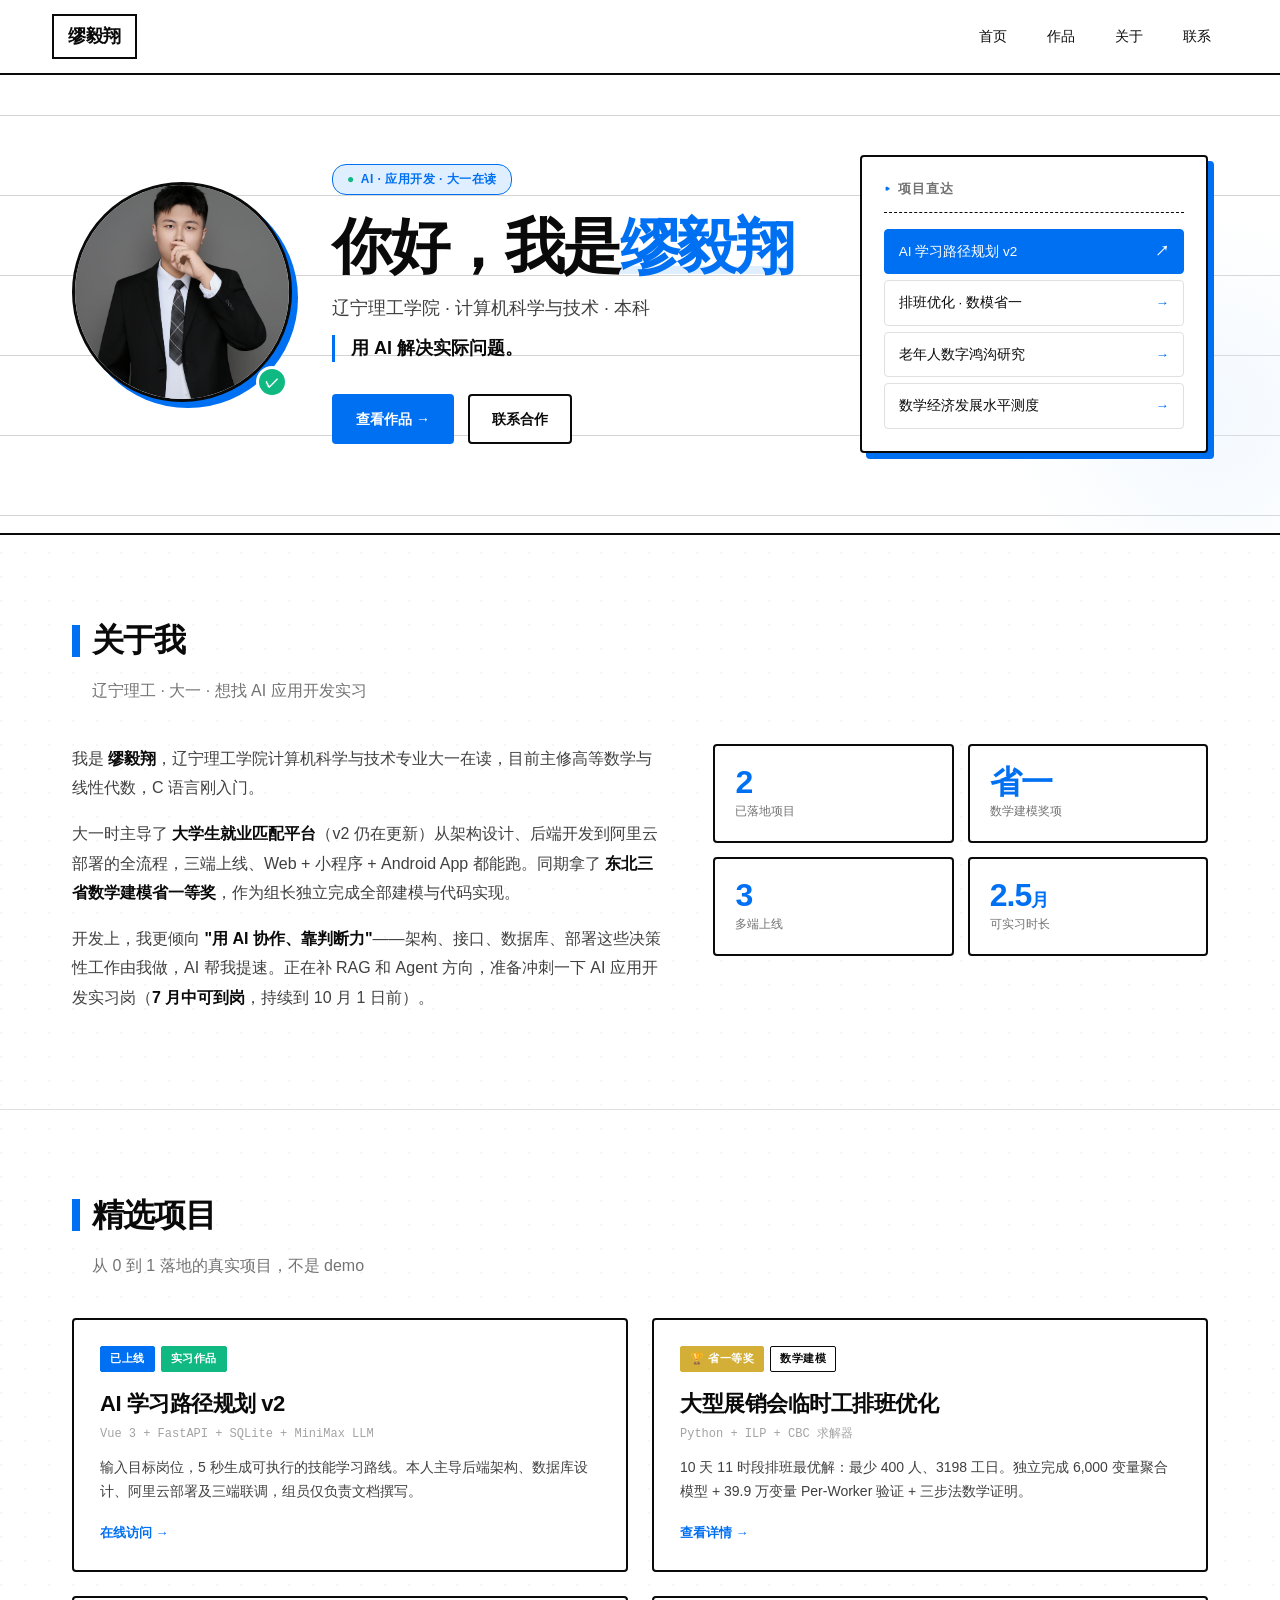
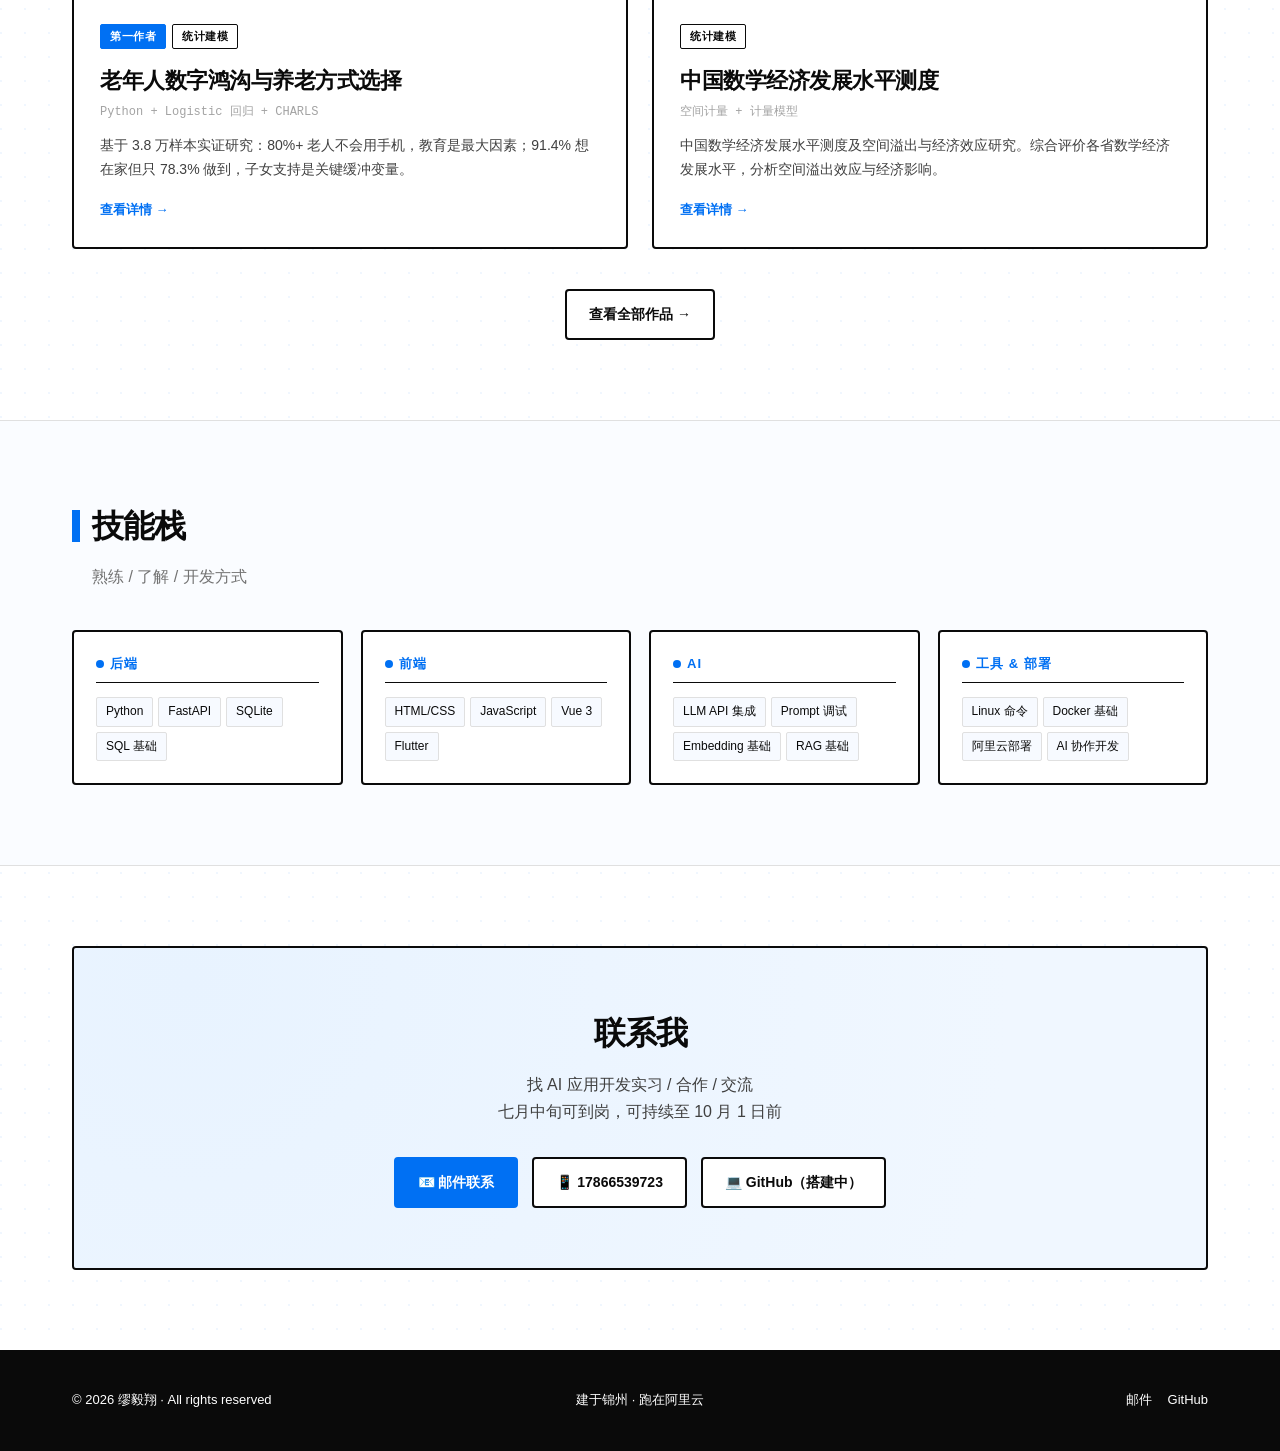
<file: index.html>
<!DOCTYPE html>
<html lang="zh-CN">
<head>
<meta charset="UTF-8">
<meta name="viewport" content="width=device-width, initial-scale=1.0">
<title>缪毅翔 | 个人作品集</title>
<meta name="description" content="缪毅翔 · 辽宁理工大一 · AI 应用开发 · 用 AI 解决实际问题">
<link rel="stylesheet" href="assets/style.css">
</head>
<body>

<nav class="navbar">
  <div class="nav-container">
    <a href="./" class="nav-logo">缪毅翔</a>
    <ul class="nav-links">
      <li><a href="./">首页</a></li>
      <li><a href="projects/">作品</a></li>
      <li><a href="about/">关于</a></li>
      <li><a href="#contact">联系</a></li>
    </ul>
  </div>
</nav>

<header class="hero">
  <div class="container">
    <div class="hero-inner">
      <div class="avatar-wrap">
        <img src="assets/avatar.jpg" alt="缪毅翔" class="avatar">
        <span class="avatar-badge" title="可到岗">✓</span>
      </div>

      <div class="hero-left">
        <span class="hero-tag">AI · 应用开发 · 大一在读</span>
        <h1 class="hero-name">你好，我是<span>缪毅翔</span></h1>
        <p class="hero-title">辽宁理工学院 · 计算机科学与技术 · 本科</p>
        <p class="hero-tagline">用 AI 解决实际问题。</p>
        <div class="hero-cta">
          <a href="projects/" class="btn btn-primary">查看作品 →</a>
          <a href="#contact" class="btn">联系合作</a>
        </div>
      </div>

      <aside class="hero-sidebar">
        <h3 class="sidebar-title">项目直达</h3>
        <ul class="sidebar-list">
          <li class="sidebar-item featured">
            <a href="http://ayiren.cn/aipath/" target="_blank" rel="noopener">
              <span>AI 学习路径规划 v2</span>
              <span class="arrow">↗</span>
            </a>
          </li>
          <li class="sidebar-item">
            <a href="projects/math/">
              <span>排班优化 · 数模省一</span>
              <span class="arrow">→</span>
            </a>
          </li>
          <li class="sidebar-item">
            <a href="projects/elderly/">
              <span>老年人数字鸿沟研究</span>
              <span class="arrow">→</span>
            </a>
          </li>
          <li class="sidebar-item">
            <a href="projects/economy/">
              <span>数学经济发展水平测度</span>
              <span class="arrow">→</span>
            </a>
          </li>
        </ul>
      </aside>
    </div>
  </div>
</header>

<section class="section" id="about">
  <div class="container">
    <h2 class="section-title">关于我</h2>
    <p class="section-subtitle">辽宁理工 · 大一 · 想找 AI 应用开发实习</p>

    <div class="about-grid">
      <div class="about-text">
        <p>我是 <strong>缪毅翔</strong>，辽宁理工学院计算机科学与技术专业大一在读，目前主修高等数学与线性代数，C 语言刚入门。</p>
        <p>大一时主导了 <strong>大学生就业匹配平台</strong>（v2 仍在更新）从架构设计、后端开发到阿里云部署的全流程，三端上线、Web + 小程序 + Android App 都能跑。同期拿了 <strong>东北三省数学建模省一等奖</strong>，作为组长独立完成全部建模与代码实现。</p>
        <p>开发上，我更倾向 <strong>"用 AI 协作、靠判断力"</strong>——架构、接口、数据库、部署这些决策性工作由我做，AI 帮我提速。正在补 RAG 和 Agent 方向，准备冲刺一下 AI 应用开发实习岗（<strong>7 月中可到岗</strong>，持续到 10 月 1 日前）。</p>
      </div>

      <div class="about-stats">
        <div class="stat-card">
          <div class="stat-num">2</div>
          <div class="stat-label">已落地项目</div>
        </div>
        <div class="stat-card">
          <div class="stat-num">省一</div>
          <div class="stat-label">数学建模奖项</div>
        </div>
        <div class="stat-card">
          <div class="stat-num">3</div>
          <div class="stat-label">多端上线</div>
        </div>
        <div class="stat-card">
          <div class="stat-num">2.5<span style="font-size:18px">月</span></div>
          <div class="stat-label">可实习时长</div>
        </div>
      </div>
    </div>
  </div>
</section>

<section class="section">
  <div class="container">
    <h2 class="section-title">精选项目</h2>
    <p class="section-subtitle">从 0 到 1 落地的真实项目，不是 demo</p>

    <div class="projects-grid">

      <a href="http://ayiren.cn/aipath/" target="_blank" rel="noopener" class="project-card">
        <div class="project-tags">
          <span class="project-tag tag-blue">已上线</span>
          <span class="project-tag tag-green">实习作品</span>
        </div>
        <h3 class="project-title">AI 学习路径规划 v2</h3>
        <p class="project-stack">Vue 3 + FastAPI + SQLite + MiniMax LLM</p>
        <p class="project-desc">输入目标岗位，5 秒生成可执行的技能学习路线。本人主导后端架构、数据库设计、阿里云部署及三端联调，组员仅负责文档撰写。</p>
        <span class="project-link">在线访问 →</span>
      </a>

      <a href="projects/math/" class="project-card">
        <div class="project-tags">
          <span class="project-tag tag-gold">🏆 省一等奖</span>
          <span class="project-tag">数学建模</span>
        </div>
        <h3 class="project-title">大型展销会临时工排班优化</h3>
        <p class="project-stack">Python + ILP + CBC 求解器</p>
        <p class="project-desc">10 天 11 时段排班最优解：最少 400 人、3198 工日。独立完成 6,000 变量聚合模型 + 39.9 万变量 Per-Worker 验证 + 三步法数学证明。</p>
        <span class="project-link">查看详情 →</span>
      </a>

      <a href="projects/elderly/" class="project-card">
        <div class="project-tags">
          <span class="project-tag tag-blue">第一作者</span>
          <span class="project-tag">统计建模</span>
        </div>
        <h3 class="project-title">老年人数字鸿沟与养老方式选择</h3>
        <p class="project-stack">Python + Logistic 回归 + CHARLS</p>
        <p class="project-desc">基于 3.8 万样本实证研究：80%+ 老人不会用手机，教育是最大因素；91.4% 想在家但只 78.3% 做到，子女支持是关键缓冲变量。</p>
        <span class="project-link">查看详情 →</span>
      </a>

      <a href="projects/economy/" class="project-card">
        <div class="project-tags">
          <span class="project-tag">统计建模</span>
        </div>
        <h3 class="project-title">中国数学经济发展水平测度</h3>
        <p class="project-stack">空间计量 + 计量模型</p>
        <p class="project-desc">中国数学经济发展水平测度及空间溢出与经济效应研究。综合评价各省数学经济发展水平，分析空间溢出效应与经济影响。</p>
        <span class="project-link">查看详情 →</span>
      </a>

    </div>

    <div class="center-btn">
      <a href="projects/" class="btn">查看全部作品 →</a>
    </div>
  </div>
</section>

<section class="section" style="background: var(--bg-section);">
  <div class="container">
    <h2 class="section-title">技能栈</h2>
    <p class="section-subtitle">熟练 / 了解 / 开发方式</p>

    <div class="skills-grid">
      <div class="skill-group">
        <h3>后端</h3>
        <ul class="skill-list">
          <li>Python</li>
          <li>FastAPI</li>
          <li>SQLite</li>
          <li>SQL 基础</li>
        </ul>
      </div>
      <div class="skill-group">
        <h3>前端</h3>
        <ul class="skill-list">
          <li>HTML/CSS</li>
          <li>JavaScript</li>
          <li>Vue 3</li>
          <li>Flutter</li>
        </ul>
      </div>
      <div class="skill-group">
        <h3>AI</h3>
        <ul class="skill-list">
          <li>LLM API 集成</li>
          <li>Prompt 调试</li>
          <li>Embedding 基础</li>
          <li>RAG 基础</li>
        </ul>
      </div>
      <div class="skill-group">
        <h3>工具 &amp; 部署</h3>
        <ul class="skill-list">
          <li>Linux 命令</li>
          <li>Docker 基础</li>
          <li>阿里云部署</li>
          <li>AI 协作开发</li>
        </ul>
      </div>
    </div>
  </div>
</section>

<section class="container" id="contact">
  <div class="contact-section">
    <h2 class="section-title">联系我</h2>
    <p class="contact-subtitle">找 AI 应用开发实习 / 合作 / 交流<br>七月中旬可到岗，可持续至 10 月 1 日前</p>
    <div class="contact-buttons">
      <a href="mailto:3446482129@qq.com" class="btn btn-primary">📧 邮件联系</a>
      <a href="tel:17866539723" class="btn">📱 17866539723</a>
      <a href="#" class="btn" onclick="alert('GitHub 还在搭建中～')">💻 GitHub（搭建中）</a>
    </div>
  </div>
</section>

<footer class="footer">
  <div class="container">
    <div class="footer-inner">
      <div>© 2026 缪毅翔 · All rights reserved</div>
      <div>建于锦州 · 跑在阿里云</div>
      <div>
        <a href="mailto:3446482129@qq.com" style="margin-right:12px;">邮件</a>
        <a href="#">GitHub</a>
      </div>
    </div>
  </div>
</footer>

<script>
const observer = new IntersectionObserver((entries) => {
  entries.forEach(e => {
    if (e.isIntersecting) { e.target.classList.add('visible'); observer.unobserve(e.target); }
  });
}, { threshold: 0.1 });
document.querySelectorAll('.section-title, .about-text, .about-stats, .project-card, .skill-group, .contact-section, .stat-card')
  .forEach(el => el.classList.add('fade-on-scroll'));
document.querySelectorAll('.fade-on-scroll').forEach(el => observer.observe(el));
</script>

</body>
</html>
</file>
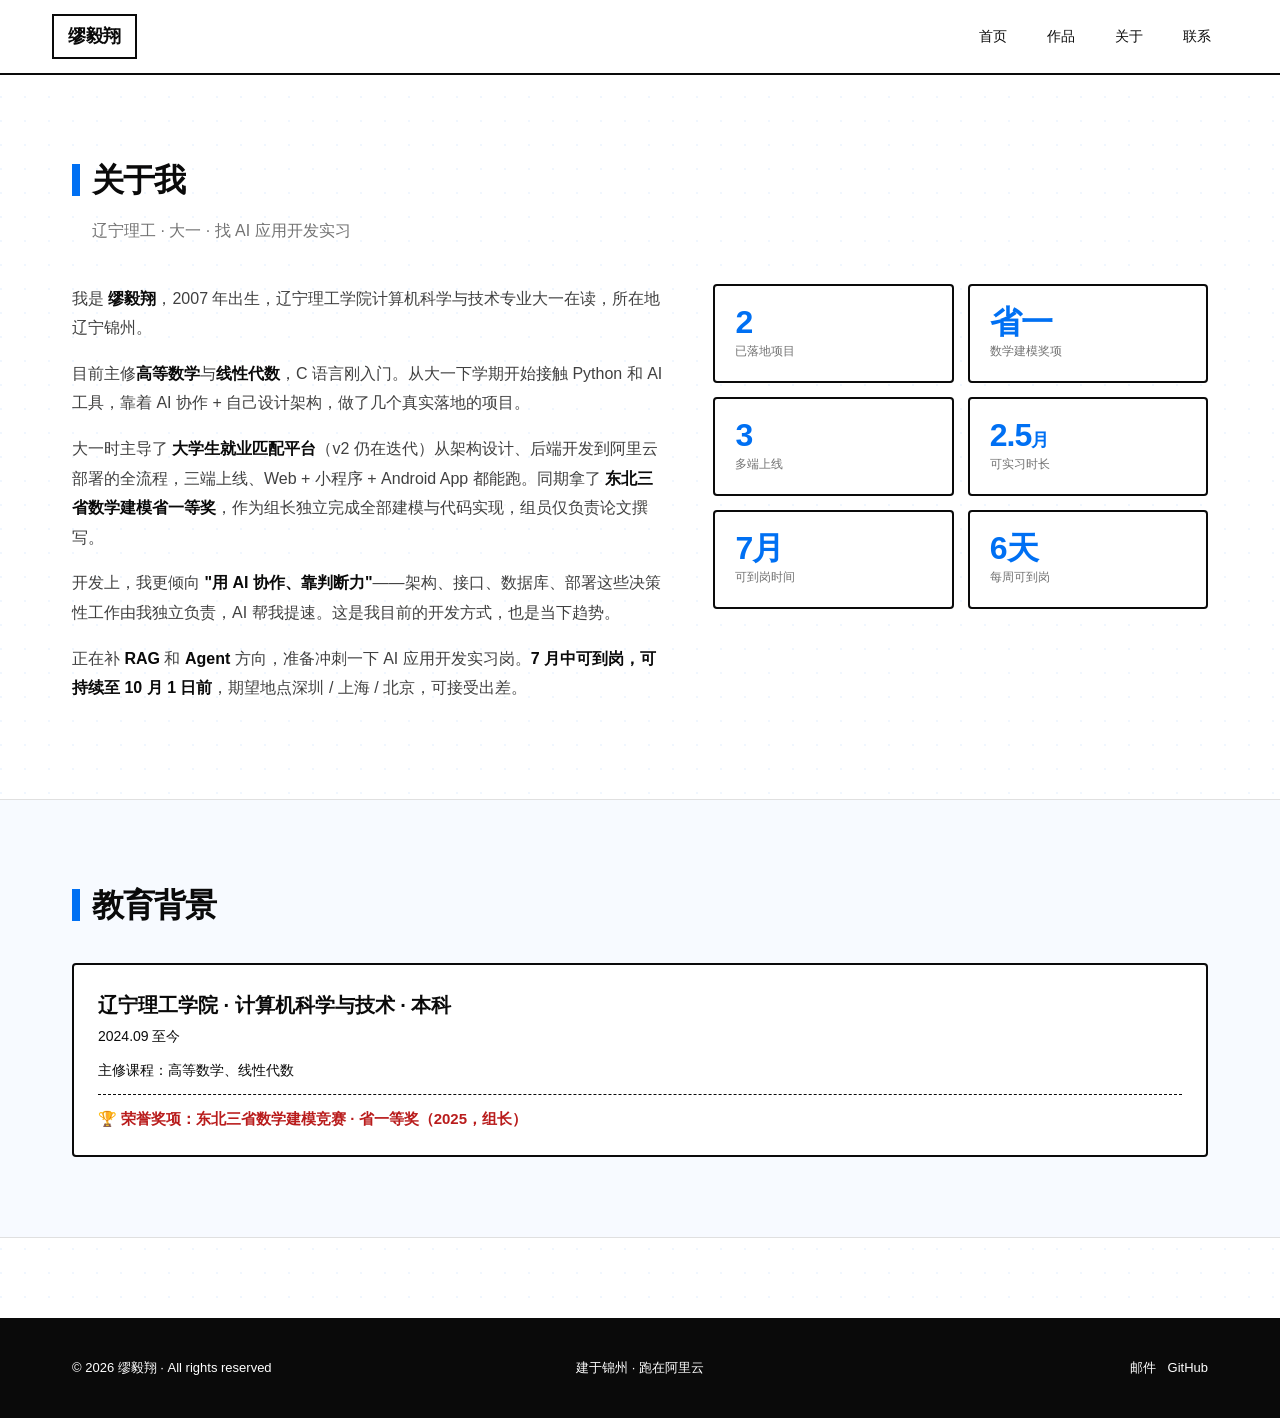
<file: about/index.html>
<!DOCTYPE html>
<html lang="zh-CN">
<head>
<meta charset="UTF-8">
<meta name="viewport" content="width=device-width, initial-scale=1.0">
<title>关于我 | 缪毅翔</title>
<link rel="stylesheet" href="../assets/style.css">
</head>
<body>

<nav class="navbar">
  <div class="nav-container">
    <a href="../" class="nav-logo">缪毅翔</a>
    <ul class="nav-links">
      <li><a href="../">首页</a></li>
      <li><a href="../projects/">作品</a></li>
      <li><a href="./">关于</a></li>
      <li><a href="../#contact">联系</a></li>
    </ul>
  </div>
</nav>

<section class="section">
  <div class="container">
    <h2 class="section-title">关于我</h2>
    <p class="section-subtitle">辽宁理工 · 大一 · 找 AI 应用开发实习</p>

    <div class="about-grid">
      <div class="about-text">
        <p>我是 <strong>缪毅翔</strong>，2007 年出生，辽宁理工学院计算机科学与技术专业大一在读，所在地辽宁锦州。</p>
        <p>目前主修<strong>高等数学</strong>与<strong>线性代数</strong>，C 语言刚入门。从大一下学期开始接触 Python 和 AI 工具，靠着 AI 协作 + 自己设计架构，做了几个真实落地的项目。</p>
        <p>大一时主导了 <strong>大学生就业匹配平台</strong>（v2 仍在迭代）从架构设计、后端开发到阿里云部署的全流程，三端上线、Web + 小程序 + Android App 都能跑。同期拿了 <strong>东北三省数学建模省一等奖</strong>，作为组长独立完成全部建模与代码实现，组员仅负责论文撰写。</p>
        <p>开发上，我更倾向 <strong>"用 AI 协作、靠判断力"</strong>——架构、接口、数据库、部署这些决策性工作由我独立负责，AI 帮我提速。这是我目前的开发方式，也是当下趋势。</p>
        <p>正在补 <strong>RAG</strong> 和 <strong>Agent</strong> 方向，准备冲刺一下 AI 应用开发实习岗。<strong>7 月中可到岗，可持续至 10 月 1 日前</strong>，期望地点深圳 / 上海 / 北京，可接受出差。</p>
      </div>

      <div class="about-stats">
        <div class="stat-card">
          <div class="stat-num">2</div>
          <div class="stat-label">已落地项目</div>
        </div>
        <div class="stat-card">
          <div class="stat-num">省一</div>
          <div class="stat-label">数学建模奖项</div>
        </div>
        <div class="stat-card">
          <div class="stat-num">3</div>
          <div class="stat-label">多端上线</div>
        </div>
        <div class="stat-card">
          <div class="stat-num">2.5<span style="font-size:18px">月</span></div>
          <div class="stat-label">可实习时长</div>
        </div>
        <div class="stat-card">
          <div class="stat-num">7月</div>
          <div class="stat-label">可到岗时间</div>
        </div>
        <div class="stat-card">
          <div class="stat-num">6天</div>
          <div class="stat-label">每周可到岗</div>
        </div>
      </div>
    </div>
  </div>
</section>

<section class="section" style="background: var(--bg-soft);">
  <div class="container">
    <h2 class="section-title">教育背景</h2>
    <div style="margin-top:20px;">
      <div style="padding: 24px; border: 2px solid var(--border); border-radius: 4px; background: var(--bg);">
        <h3 style="font-size: 20px; font-weight: 700; margin-bottom: 4px;">辽宁理工学院 · 计算机科学与技术 · 本科</h3>
        <p style="color: var(--text-secondary); font-size: 14px; margin-bottom: 12px;">2024.09 至今</p>
        <p style="font-size: 14px; color: var(--text-secondary);">主修课程：高等数学、线性代数</p>
        <p style="margin-top: 12px; padding-top: 12px; border-top: 1.5px dashed var(--border); color: #b91c1c; font-weight: 600;">
          🏆 荣誉奖项：东北三省数学建模竞赛 · 省一等奖（2025，组长）
        </p>
      </div>
    </div>
  </div>
</section>

<footer class="footer">
  <div class="container">
    <div class="footer-inner">
      <div>© 2026 缪毅翔 · All rights reserved</div>
      <div>建于锦州 · 跑在阿里云</div>
      <div><a href="mailto:3446482129@qq.com" style="margin-right:12px;">邮件</a><a href="#">GitHub</a></div>
    </div>
  </div>
</footer>

<script>
const observer = new IntersectionObserver((entries) => {
  entries.forEach(e => {
    if (e.isIntersecting) { e.target.classList.add('visible'); observer.unobserve(e.target); }
  });
}, { threshold: 0.1 });
document.querySelectorAll('.section-title, .about-text, .about-stats, .stat-card, h3, p').forEach(el => el.classList.add('fade-on-scroll'));
document.querySelectorAll('.fade-on-scroll').forEach(el => observer.observe(el));
</script>

</body>
</html>
</file>
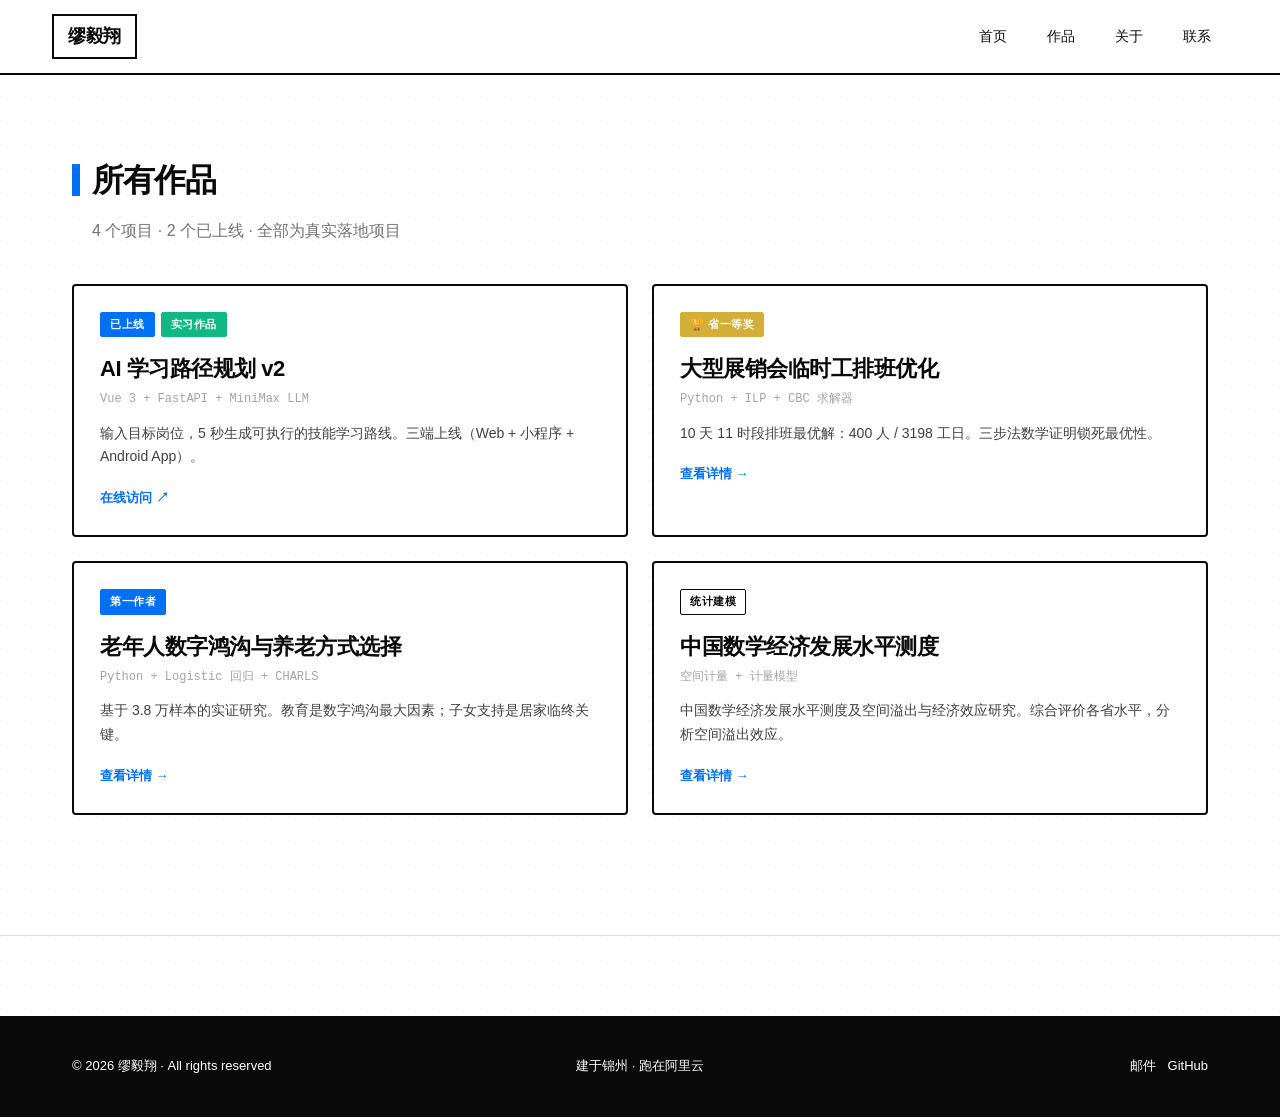
<file: projects/index.html>
<!DOCTYPE html>
<html lang="zh-CN">
<head>
<meta charset="UTF-8">
<meta name="viewport" content="width=device-width, initial-scale=1.0">
<title>作品集 | 缪毅翔</title>
<link rel="stylesheet" href="../assets/style.css">
</head>
<body>

<nav class="navbar">
  <div class="nav-container">
    <a href="../" class="nav-logo">缪毅翔</a>
    <ul class="nav-links">
      <li><a href="../">首页</a></li>
      <li><a href="./">作品</a></li>
      <li><a href="../about/">关于</a></li>
      <li><a href="../#contact">联系</a></li>
    </ul>
  </div>
</nav>

<section class="section">
  <div class="container">
    <h2 class="section-title">所有作品</h2>
    <p class="section-subtitle">4 个项目 · 2 个已上线 · 全部为真实落地项目</p>

    <div class="projects-grid">
      <a href="http://ayiren.cn/aipath/" target="_blank" rel="noopener" class="project-card">
        <div class="project-tags">
          <span class="project-tag tag-blue">已上线</span>
          <span class="project-tag tag-green">实习作品</span>
        </div>
        <h3 class="project-title">AI 学习路径规划 v2</h3>
        <p class="project-stack">Vue 3 + FastAPI + MiniMax LLM</p>
        <p class="project-desc">输入目标岗位，5 秒生成可执行的技能学习路线。三端上线（Web + 小程序 + Android App）。</p>
        <span class="project-link">在线访问 ↗</span>
      </a>

      <a href="math/" class="project-card">
        <div class="project-tags">
          <span class="project-tag tag-gold">🏆 省一等奖</span>
        </div>
        <h3 class="project-title">大型展销会临时工排班优化</h3>
        <p class="project-stack">Python + ILP + CBC 求解器</p>
        <p class="project-desc">10 天 11 时段排班最优解：400 人 / 3198 工日。三步法数学证明锁死最优性。</p>
        <span class="project-link">查看详情 →</span>
      </a>

      <a href="elderly/" class="project-card">
        <div class="project-tags">
          <span class="project-tag tag-blue">第一作者</span>
        </div>
        <h3 class="project-title">老年人数字鸿沟与养老方式选择</h3>
        <p class="project-stack">Python + Logistic 回归 + CHARLS</p>
        <p class="project-desc">基于 3.8 万样本的实证研究。教育是数字鸿沟最大因素；子女支持是居家临终关键。</p>
        <span class="project-link">查看详情 →</span>
      </a>

      <a href="economy/" class="project-card">
        <div class="project-tags">
          <span class="project-tag">统计建模</span>
        </div>
        <h3 class="project-title">中国数学经济发展水平测度</h3>
        <p class="project-stack">空间计量 + 计量模型</p>
        <p class="project-desc">中国数学经济发展水平测度及空间溢出与经济效应研究。综合评价各省水平，分析空间溢出效应。</p>
        <span class="project-link">查看详情 →</span>
      </a>
    </div>
  </div>
</section>

<footer class="footer">
  <div class="container">
    <div class="footer-inner">
      <div>© 2026 缪毅翔 · All rights reserved</div>
      <div>建于锦州 · 跑在阿里云</div>
      <div><a href="mailto:3446482129@qq.com" style="margin-right:12px;">邮件</a><a href="#">GitHub</a></div>
    </div>
  </div>
</footer>

<script>
const observer = new IntersectionObserver((entries) => {
  entries.forEach(e => {
    if (e.isIntersecting) { e.target.classList.add('visible'); observer.unobserve(e.target); }
  });
}, { threshold: 0.1 });
document.querySelectorAll('.project-card, .section-title').forEach(el => el.classList.add('fade-on-scroll'));
document.querySelectorAll('.fade-on-scroll').forEach(el => observer.observe(el));
</script>

</body>
</html>
</file>
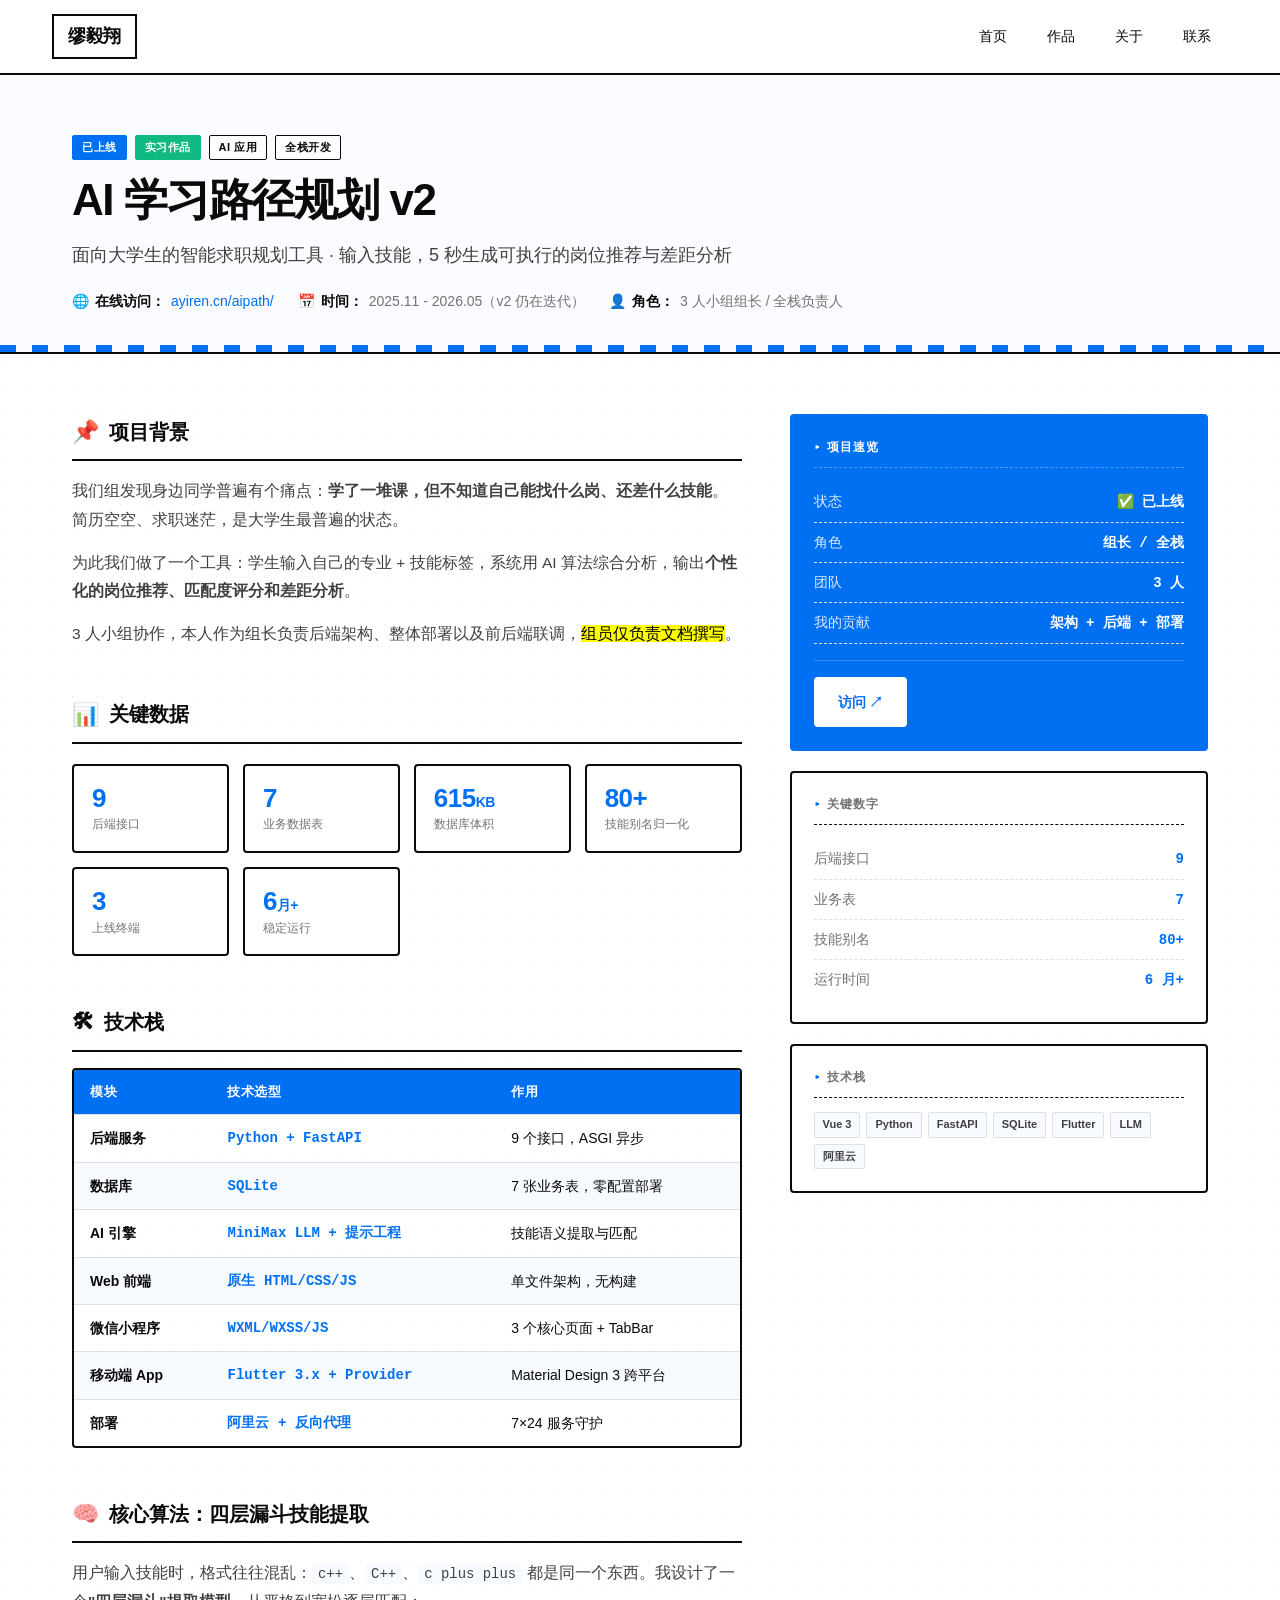
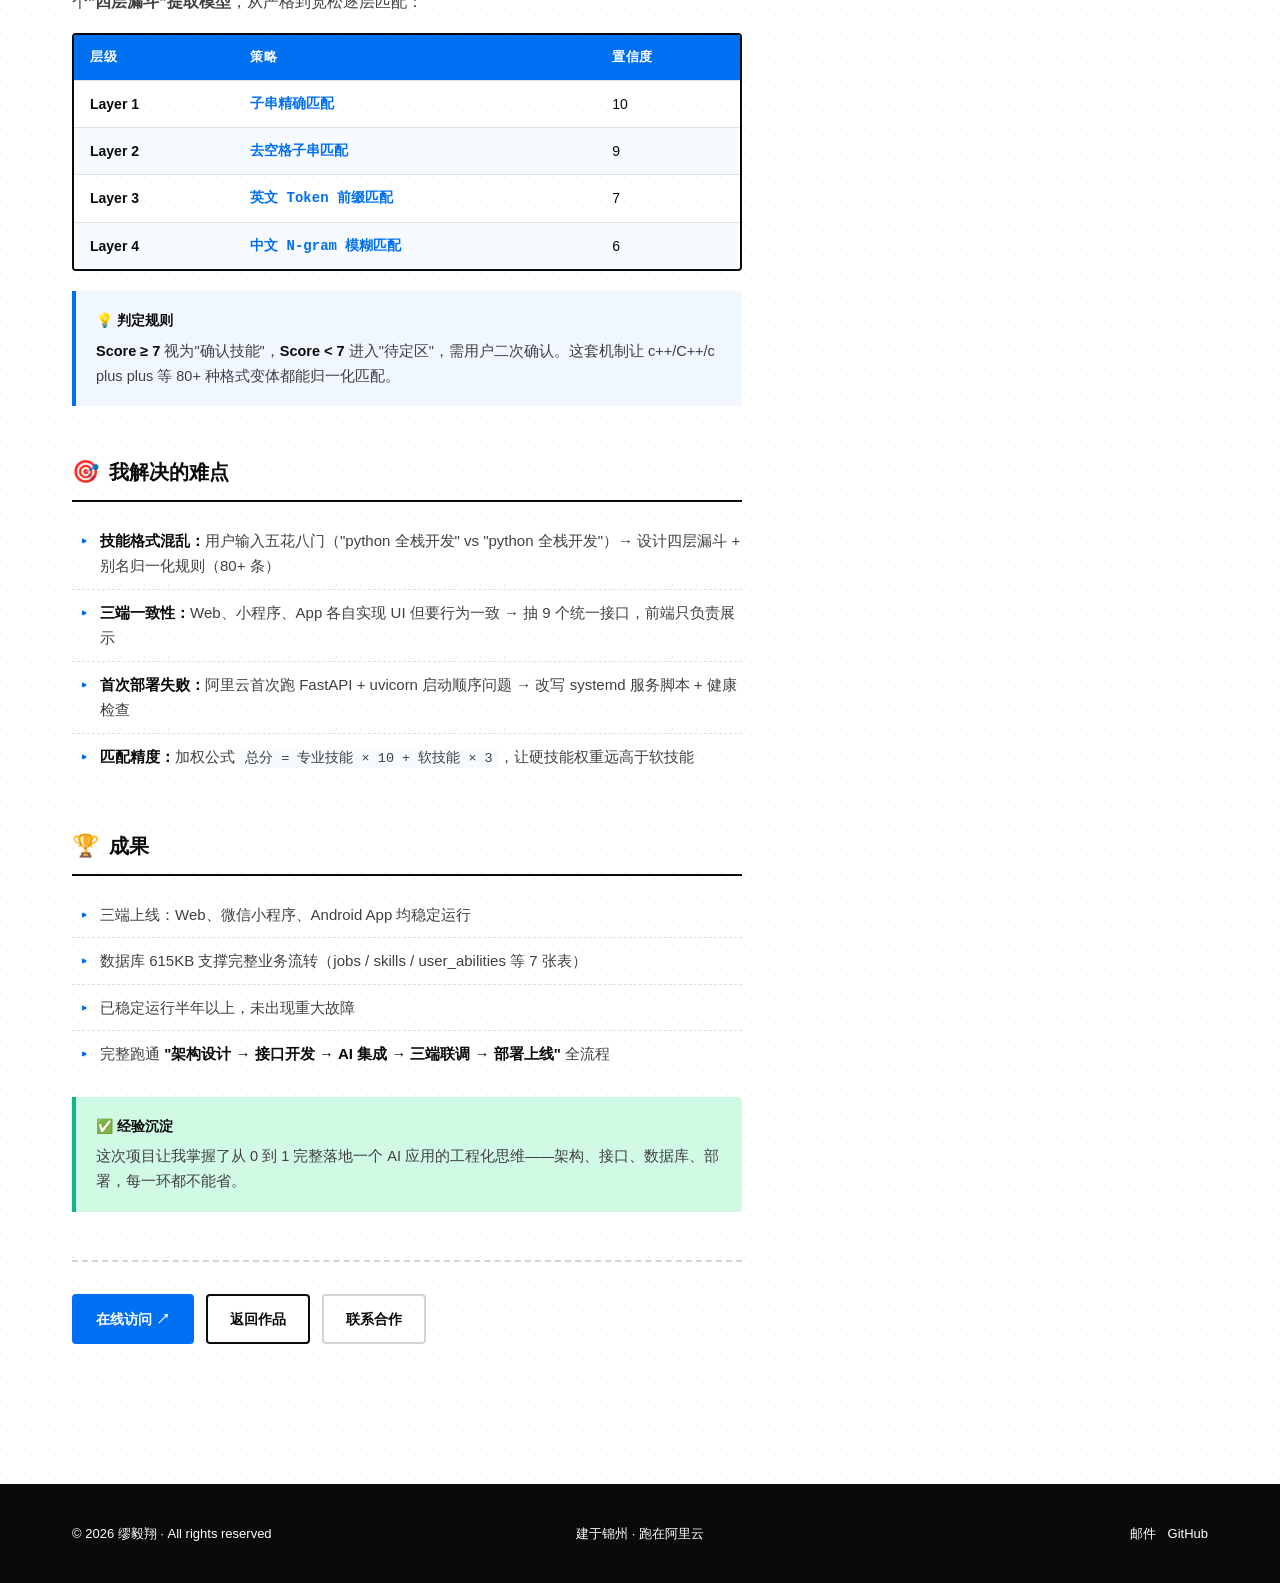
<file: projects/aipath/index.html>
<!DOCTYPE html>
<html lang="zh-CN">
<head>
<meta charset="UTF-8">
<meta name="viewport" content="width=device-width, initial-scale=1.0">
<title>AI 学习路径规划 v2 | 缪毅翔</title>
<meta name="description" content="面向大学生的智能求职规划工具，输入技能即可获得岗位推荐与差距分析。">
<link rel="stylesheet" href="../../assets/style.css">
</head>
<body>

<nav class="navbar">
  <div class="nav-container">
    <a href="../../" class="nav-logo">缪毅翔</a>
    <ul class="nav-links">
      <li><a href="../../">首页</a></li>
      <li><a href="../">作品</a></li>
      <li><a href="../../about/">关于</a></li>
      <li><a href="../../#contact">联系</a></li>
    </ul>
  </div>
</nav>

<!-- 项目 Hero -->
<header class="detail-hero">
  <div class="container">
    <div class="detail-tags">
      <span class="project-tag tag-blue">已上线</span>
      <span class="project-tag tag-green">实习作品</span>
      <span class="project-tag">AI 应用</span>
      <span class="project-tag">全栈开发</span>
    </div>
    <h1 class="detail-title">AI 学习路径规划 v2</h1>
    <p class="detail-subtitle">面向大学生的智能求职规划工具 · 输入技能，5 秒生成可执行的岗位推荐与差距分析</p>
    <div class="detail-meta">
      <span>🌐 <strong>在线访问：</strong> <a href="http://ayiren.cn/aipath/" target="_blank" style="color: var(--accent);">ayiren.cn/aipath/</a></span>
      <span>📅 <strong>时间：</strong> 2025.11 - 2026.05（v2 仍在迭代）</span>
      <span>👤 <strong>角色：</strong> 3 人小组组长 / 全栈负责人</span>
    </div>
  </div>
</header>

<!-- 项目内容 -->
<section class="detail-content">
  <div class="container">
    <div class="detail-layout">

      <main>
        <!-- 项目背景 -->
        <div class="detail-section fade-on-scroll">
          <h3><span class="emoji">📌</span> 项目背景</h3>
          <p>我们组发现身边同学普遍有个痛点：<strong>学了一堆课，但不知道自己能找什么岗、还差什么技能</strong>。简历空空、求职迷茫，是大学生最普遍的状态。</p>
          <p>为此我们做了一个工具：学生输入自己的专业 + 技能标签，系统用 AI 算法综合分析，输出<strong>个性化的岗位推荐、匹配度评分和差距分析</strong>。</p>
          <p>3 人小组协作，本人作为组长负责后端架构、整体部署以及前后端联调，<mark>组员仅负责文档撰写</mark>。</p>
        </div>

        <!-- 关键数据 -->
        <div class="detail-section fade-on-scroll">
          <h3><span class="emoji">📊</span> 关键数据</h3>
          <div class="metric-row">
            <div class="metric">
              <div class="metric-value">9</div>
              <div class="metric-label">后端接口</div>
            </div>
            <div class="metric">
              <div class="metric-value">7</div>
              <div class="metric-label">业务数据表</div>
            </div>
            <div class="metric">
              <div class="metric-value">615<span style="font-size:14px">KB</span></div>
              <div class="metric-label">数据库体积</div>
            </div>
            <div class="metric">
              <div class="metric-value">80+</div>
              <div class="metric-label">技能别名归一化</div>
            </div>
            <div class="metric">
              <div class="metric-value">3</div>
              <div class="metric-label">上线终端</div>
            </div>
            <div class="metric">
              <div class="metric-value">6<span style="font-size:14px">月+</span></div>
              <div class="metric-label">稳定运行</div>
            </div>
          </div>
        </div>

        <!-- 技术栈 -->
        <div class="detail-section fade-on-scroll">
          <h3><span class="emoji">🛠</span> 技术栈</h3>
          <table class="compare-table">
            <thead>
              <tr><th>模块</th><th>技术选型</th><th>作用</th></tr>
            </thead>
            <tbody>
              <tr><td>后端服务</td><td>Python + FastAPI</td><td>9 个接口，ASGI 异步</td></tr>
              <tr><td>数据库</td><td>SQLite</td><td>7 张业务表，零配置部署</td></tr>
              <tr><td>AI 引擎</td><td>MiniMax LLM + 提示工程</td><td>技能语义提取与匹配</td></tr>
              <tr><td>Web 前端</td><td>原生 HTML/CSS/JS</td><td>单文件架构，无构建</td></tr>
              <tr><td>微信小程序</td><td>WXML/WXSS/JS</td><td>3 个核心页面 + TabBar</td></tr>
              <tr><td>移动端 App</td><td>Flutter 3.x + Provider</td><td>Material Design 3 跨平台</td></tr>
              <tr><td>部署</td><td>阿里云 + 反向代理</td><td>7×24 服务守护</td></tr>
            </tbody>
          </table>
        </div>

        <!-- 核心算法 -->
        <div class="detail-section fade-on-scroll">
          <h3><span class="emoji">🧠</span> 核心算法：四层漏斗技能提取</h3>
          <p>用户输入技能时，格式往往混乱：<code>c++</code>、<code>C++</code>、<code>c plus plus</code> 都是同一个东西。我设计了一个<strong>"四层漏斗"提取模型</strong>，从严格到宽松逐层匹配：</p>
          <table class="compare-table">
            <thead>
              <tr><th>层级</th><th>策略</th><th>置信度</th></tr>
            </thead>
            <tbody>
              <tr><td>Layer 1</td><td>子串精确匹配</td><td>10</td></tr>
              <tr><td>Layer 2</td><td>去空格子串匹配</td><td>9</td></tr>
              <tr><td>Layer 3</td><td>英文 Token 前缀匹配</td><td>7</td></tr>
              <tr><td>Layer 4</td><td>中文 N-gram 模糊匹配</td><td>6</td></tr>
            </tbody>
          </table>
          <div class="callout">
            <span class="callout-title">💡 判定规则</span>
            <strong>Score ≥ 7</strong> 视为"确认技能"，<strong>Score &lt; 7</strong> 进入"待定区"，需用户二次确认。这套机制让 c++/C++/c plus plus 等 80+ 种格式变体都能归一化匹配。
          </div>
        </div>

        <!-- 难点与解决 -->
        <div class="detail-section fade-on-scroll">
          <h3><span class="emoji">🎯</span> 我解决的难点</h3>
          <ul>
            <li><strong>技能格式混乱：</strong>用户输入五花八门（"python 全栈开发" vs "python 全栈开发"）→ 设计四层漏斗 + 别名归一化规则（80+ 条）</li>
            <li><strong>三端一致性：</strong>Web、小程序、App 各自实现 UI 但要行为一致 → 抽 9 个统一接口，前端只负责展示</li>
            <li><strong>首次部署失败：</strong>阿里云首次跑 FastAPI + uvicorn 启动顺序问题 → 改写 systemd 服务脚本 + 健康检查</li>
            <li><strong>匹配精度：</strong>加权公式 <code>总分 = 专业技能 × 10 + 软技能 × 3</code>，让硬技能权重远高于软技能</li>
          </ul>
        </div>

        <!-- 成果 -->
        <div class="detail-section fade-on-scroll">
          <h3><span class="emoji">🏆</span> 成果</h3>
          <ul>
            <li>三端上线：Web、微信小程序、Android App 均稳定运行</li>
            <li>数据库 615KB 支撑完整业务流转（jobs / skills / user_abilities 等 7 张表）</li>
            <li>已稳定运行半年以上，未出现重大故障</li>
            <li>完整跑通 <strong>"架构设计 → 接口开发 → AI 集成 → 三端联调 → 部署上线"</strong> 全流程</li>
          </ul>
          <div class="callout callout-success">
            <span class="callout-title">✅ 经验沉淀</span>
            这次项目让我掌握了从 0 到 1 完整落地一个 AI 应用的工程化思维——架构、接口、数据库、部署，每一环都不能省。
          </div>
        </div>

        <div class="cta-row">
          <a href="http://ayiren.cn/aipath/" target="_blank" rel="noopener" class="btn btn-primary">在线访问 ↗</a>
          <a href="../" class="btn">返回作品</a>
          <a href="../../#contact" class="btn btn-ghost">联系合作</a>
        </div>
      </main>

      <!-- 侧边栏 -->
      <aside class="detail-sidebar">
        <div class="sidebar-card featured-card">
          <h3>项目速览</h3>
          <div class="sidebar-data">
            <span class="sidebar-data-label">状态</span>
            <span class="sidebar-data-value">✅ 已上线</span>
          </div>
          <div class="sidebar-data">
            <span class="sidebar-data-label">角色</span>
            <span class="sidebar-data-value">组长 / 全栈</span>
          </div>
          <div class="sidebar-data">
            <span class="sidebar-data-label">团队</span>
            <span class="sidebar-data-value">3 人</span>
          </div>
          <div class="sidebar-data">
            <span class="sidebar-data-label">我的贡献</span>
            <span class="sidebar-data-value">架构 + 后端 + 部署</span>
          </div>
          <div class="cta-row" style="margin-top: 16px; padding-top: 16px; border-top: 1px solid rgba(255,255,255,0.2);">
            <a href="http://ayiren.cn/aipath/" target="_blank" rel="noopener" class="btn" style="background: white; color: var(--accent); border-color: white;">访问 ↗</a>
          </div>
        </div>

        <div class="sidebar-card">
          <h3>关键数字</h3>
          <div class="sidebar-data">
            <span class="sidebar-data-label">后端接口</span>
            <span class="sidebar-data-value accent">9</span>
          </div>
          <div class="sidebar-data">
            <span class="sidebar-data-label">业务表</span>
            <span class="sidebar-data-value accent">7</span>
          </div>
          <div class="sidebar-data">
            <span class="sidebar-data-label">技能别名</span>
            <span class="sidebar-data-value accent">80+</span>
          </div>
          <div class="sidebar-data">
            <span class="sidebar-data-label">运行时间</span>
            <span class="sidebar-data-value accent">6 月+</span>
          </div>
        </div>

        <div class="sidebar-card">
          <h3>技术栈</h3>
          <div class="tag-stack">
            <span>Vue 3</span>
            <span>Python</span>
            <span>FastAPI</span>
            <span>SQLite</span>
            <span>Flutter</span>
            <span>LLM</span>
            <span>阿里云</span>
          </div>
        </div>
      </aside>

    </div>
  </div>
</section>

<footer class="footer">
  <div class="container">
    <div class="footer-inner">
      <div>© 2026 缪毅翔 · All rights reserved</div>
      <div>建于锦州 · 跑在阿里云</div>
      <div><a href="mailto:3446482129@qq.com" style="margin-right:12px;">邮件</a><a href="#">GitHub</a></div>
    </div>
  </div>
</footer>

<script>
const observer = new IntersectionObserver((entries) => {
  entries.forEach(e => {
    if (e.isIntersecting) { e.target.classList.add('visible'); observer.unobserve(e.target); }
  });
}, { threshold: 0.1 });
document.querySelectorAll('.fade-on-scroll').forEach(el => observer.observe(el));
</script>

</body>
</html>
</file>
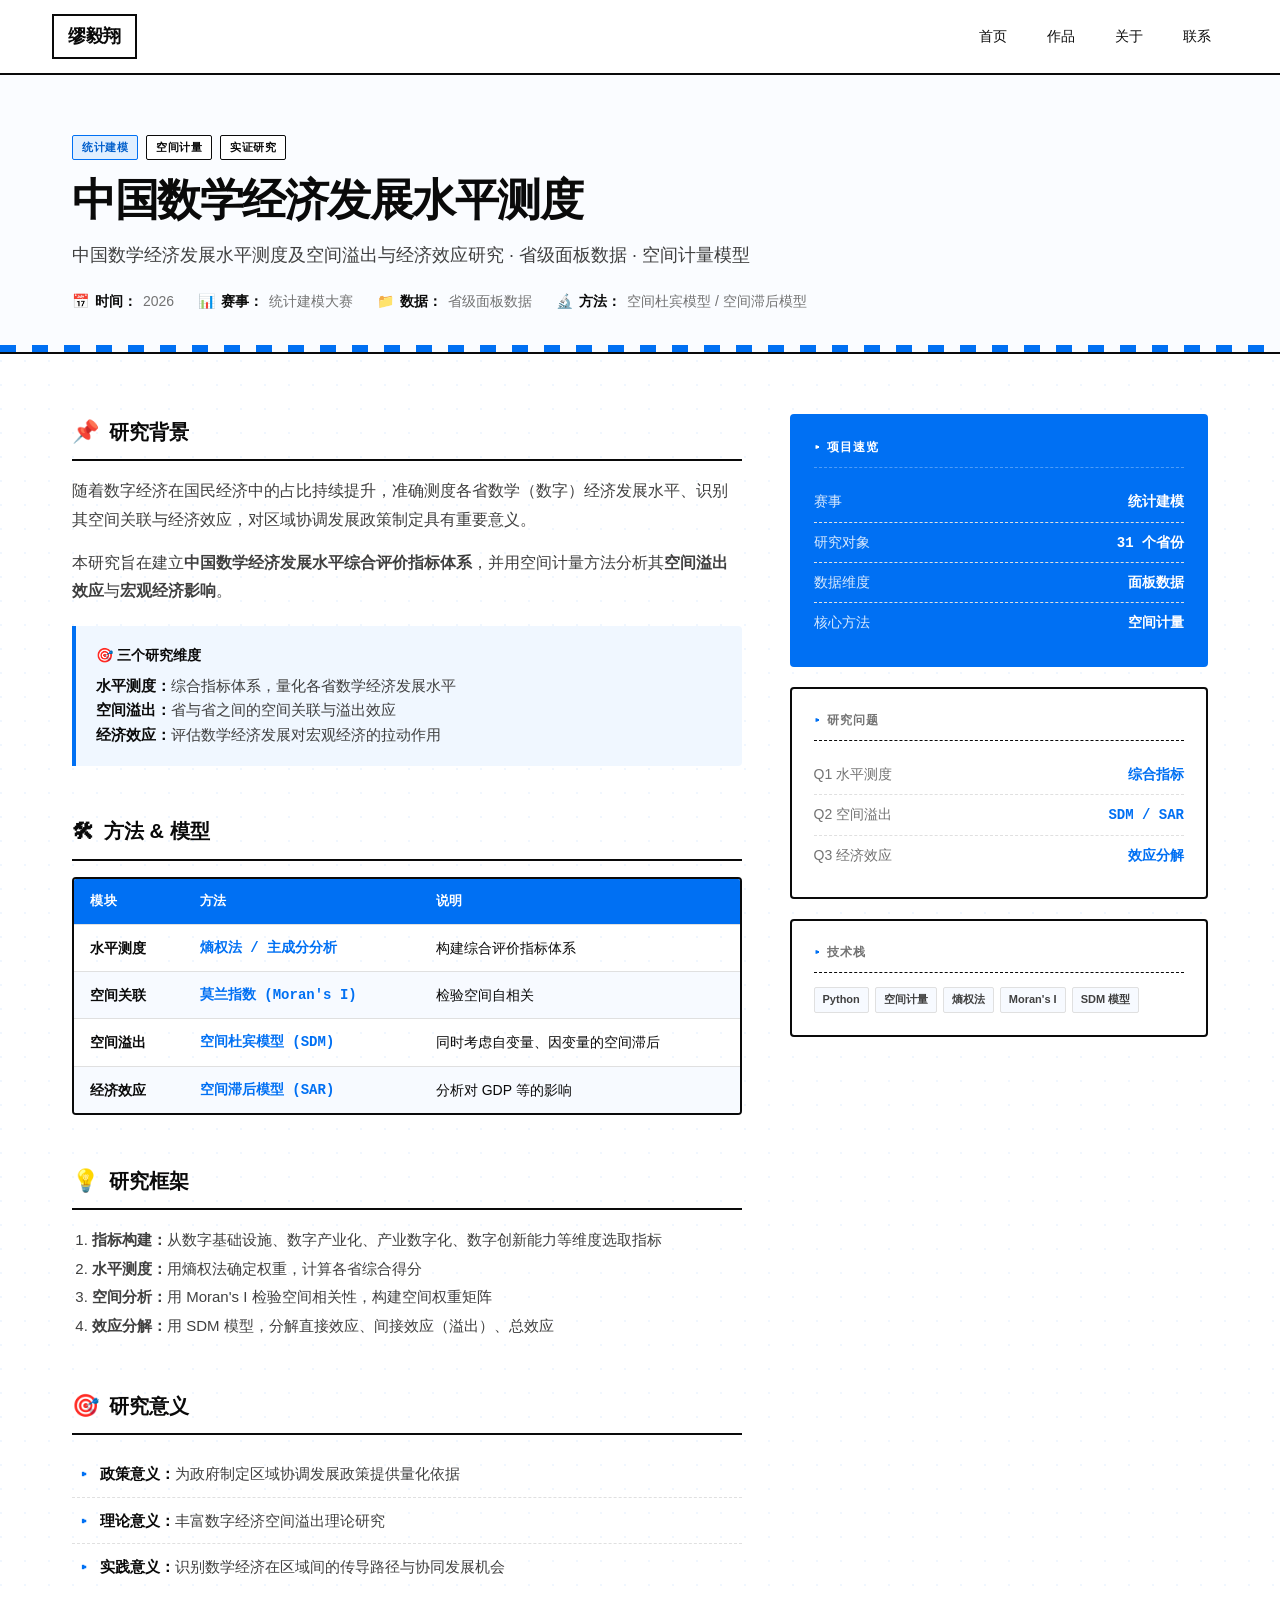
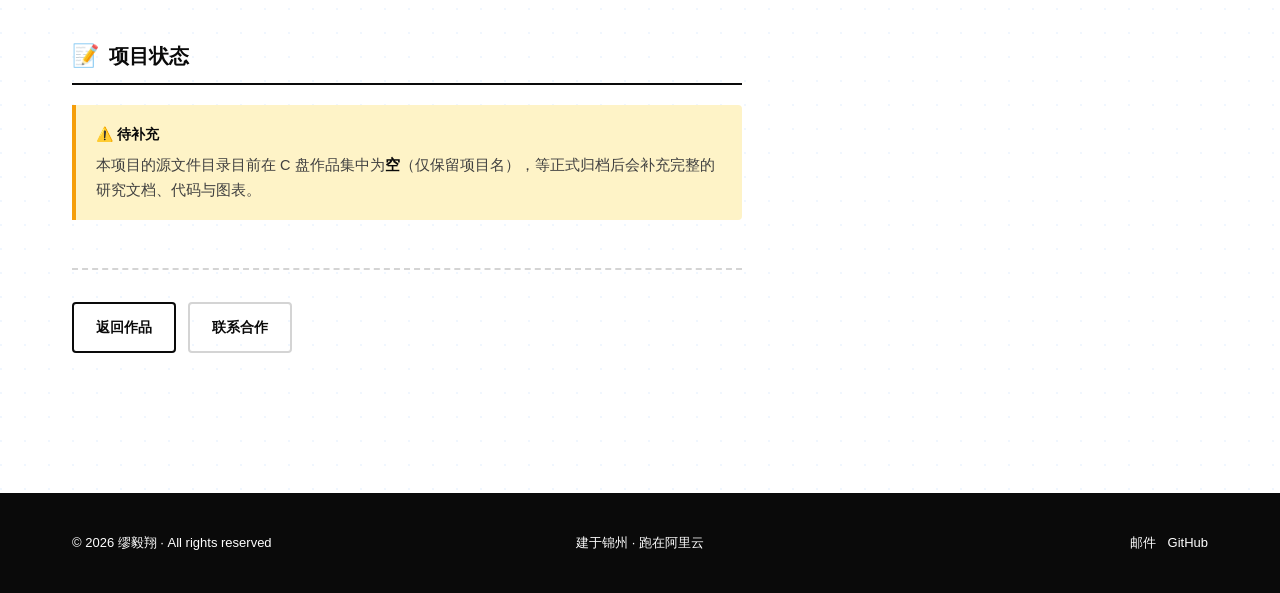
<file: projects/economy/index.html>
<!DOCTYPE html>
<html lang="zh-CN">
<head>
<meta charset="UTF-8">
<meta name="viewport" content="width=device-width, initial-scale=1.0">
<title>中国数学经济发展水平测度 | 缪毅翔</title>
<meta name="description" content="中国数学经济发展水平测度及空间溢出与经济效应研究 · 空间计量">
<link rel="stylesheet" href="../../assets/style.css">
</head>
<body>

<nav class="navbar">
  <div class="nav-container">
    <a href="../../" class="nav-logo">缪毅翔</a>
    <ul class="nav-links">
      <li><a href="../../">首页</a></li>
      <li><a href="../">作品</a></li>
      <li><a href="../../about/">关于</a></li>
      <li><a href="../../#contact">联系</a></li>
    </ul>
  </div>
</nav>

<header class="detail-hero">
  <div class="container">
    <div class="detail-tags">
      <span class="project-tag tag-soft">统计建模</span>
      <span class="project-tag">空间计量</span>
      <span class="project-tag">实证研究</span>
    </div>
    <h1 class="detail-title">中国数学经济发展水平测度</h1>
    <p class="detail-subtitle">中国数学经济发展水平测度及空间溢出与经济效应研究 · 省级面板数据 · 空间计量模型</p>
    <div class="detail-meta">
      <span>📅 <strong>时间：</strong> 2026</span>
      <span>📊 <strong>赛事：</strong> 统计建模大赛</span>
      <span>📁 <strong>数据：</strong> 省级面板数据</span>
      <span>🔬 <strong>方法：</strong> 空间杜宾模型 / 空间滞后模型</span>
    </div>
  </div>
</header>

<section class="detail-content">
  <div class="container">
    <div class="detail-layout">

      <main>
        <div class="detail-section fade-on-scroll">
          <h3><span class="emoji">📌</span> 研究背景</h3>
          <p>随着数字经济在国民经济中的占比持续提升，准确测度各省数学（数字）经济发展水平、识别其空间关联与经济效应，对区域协调发展政策制定具有重要意义。</p>
          <p>本研究旨在建立<strong>中国数学经济发展水平综合评价指标体系</strong>，并用空间计量方法分析其<strong>空间溢出效应</strong>与<strong>宏观经济影响</strong>。</p>
          <div class="callout">
            <span class="callout-title">🎯 三个研究维度</span>
            <strong>水平测度：</strong>综合指标体系，量化各省数学经济发展水平<br>
            <strong>空间溢出：</strong>省与省之间的空间关联与溢出效应<br>
            <strong>经济效应：</strong>评估数学经济发展对宏观经济的拉动作用
          </div>
        </div>

        <div class="detail-section fade-on-scroll">
          <h3><span class="emoji">🛠</span> 方法 &amp; 模型</h3>
          <table class="compare-table">
            <thead>
              <tr><th>模块</th><th>方法</th><th>说明</th></tr>
            </thead>
            <tbody>
              <tr><td>水平测度</td><td>熵权法 / 主成分分析</td><td>构建综合评价指标体系</td></tr>
              <tr><td>空间关联</td><td>莫兰指数 (Moran's I)</td><td>检验空间自相关</td></tr>
              <tr><td>空间溢出</td><td>空间杜宾模型 (SDM)</td><td>同时考虑自变量、因变量的空间滞后</td></tr>
              <tr><td>经济效应</td><td>空间滞后模型 (SAR)</td><td>分析对 GDP 等的影响</td></tr>
            </tbody>
          </table>
        </div>

        <div class="detail-section fade-on-scroll">
          <h3><span class="emoji">💡</span> 研究框架</h3>
          <ol style="margin-left: 20px; color: var(--text-2); line-height: 1.9; font-size: 15px;">
            <li><strong>指标构建：</strong>从数字基础设施、数字产业化、产业数字化、数字创新能力等维度选取指标</li>
            <li><strong>水平测度：</strong>用熵权法确定权重，计算各省综合得分</li>
            <li><strong>空间分析：</strong>用 Moran's I 检验空间相关性，构建空间权重矩阵</li>
            <li><strong>效应分解：</strong>用 SDM 模型，分解直接效应、间接效应（溢出）、总效应</li>
          </ol>
        </div>

        <div class="detail-section fade-on-scroll">
          <h3><span class="emoji">🎯</span> 研究意义</h3>
          <ul>
            <li><strong>政策意义：</strong>为政府制定区域协调发展政策提供量化依据</li>
            <li><strong>理论意义：</strong>丰富数字经济空间溢出理论研究</li>
            <li><strong>实践意义：</strong>识别数学经济在区域间的传导路径与协同发展机会</li>
          </ul>
        </div>

        <div class="detail-section fade-on-scroll">
          <h3><span class="emoji">📝</span> 项目状态</h3>
          <div class="callout callout-warn">
            <span class="callout-title">⚠️ 待补充</span>
            本项目的源文件目录目前在 C 盘作品集中为<strong>空</strong>（仅保留项目名），等正式归档后会补充完整的研究文档、代码与图表。
          </div>
        </div>

        <div class="cta-row">
          <a href="../" class="btn">返回作品</a>
          <a href="../../#contact" class="btn btn-ghost">联系合作</a>
        </div>
      </main>

      <aside class="detail-sidebar">
        <div class="sidebar-card featured-card">
          <h3>项目速览</h3>
          <div class="sidebar-data">
            <span class="sidebar-data-label">赛事</span>
            <span class="sidebar-data-value">统计建模</span>
          </div>
          <div class="sidebar-data">
            <span class="sidebar-data-label">研究对象</span>
            <span class="sidebar-data-value">31 个省份</span>
          </div>
          <div class="sidebar-data">
            <span class="sidebar-data-label">数据维度</span>
            <span class="sidebar-data-value">面板数据</span>
          </div>
          <div class="sidebar-data">
            <span class="sidebar-data-label">核心方法</span>
            <span class="sidebar-data-value">空间计量</span>
          </div>
        </div>

        <div class="sidebar-card">
          <h3>研究问题</h3>
          <div class="sidebar-data">
            <span class="sidebar-data-label">Q1 水平测度</span>
            <span class="sidebar-data-value accent">综合指标</span>
          </div>
          <div class="sidebar-data">
            <span class="sidebar-data-label">Q2 空间溢出</span>
            <span class="sidebar-data-value accent">SDM / SAR</span>
          </div>
          <div class="sidebar-data">
            <span class="sidebar-data-label">Q3 经济效应</span>
            <span class="sidebar-data-value accent">效应分解</span>
          </div>
        </div>

        <div class="sidebar-card">
          <h3>技术栈</h3>
          <div class="tag-stack">
            <span>Python</span>
            <span>空间计量</span>
            <span>熵权法</span>
            <span>Moran's I</span>
            <span>SDM 模型</span>
          </div>
        </div>
      </aside>

    </div>
  </div>
</section>

<footer class="footer">
  <div class="container">
    <div class="footer-inner">
      <div>© 2026 缪毅翔 · All rights reserved</div>
      <div>建于锦州 · 跑在阿里云</div>
      <div><a href="mailto:3446482129@qq.com" style="margin-right:12px;">邮件</a><a href="#">GitHub</a></div>
    </div>
  </div>
</footer>

<script>
const observer = new IntersectionObserver((entries) => {
  entries.forEach(e => {
    if (e.isIntersecting) { e.target.classList.add('visible'); observer.unobserve(e.target); }
  });
}, { threshold: 0.1 });
document.querySelectorAll('.fade-on-scroll').forEach(el => observer.observe(el));
</script>

</body>
</html>
</file>
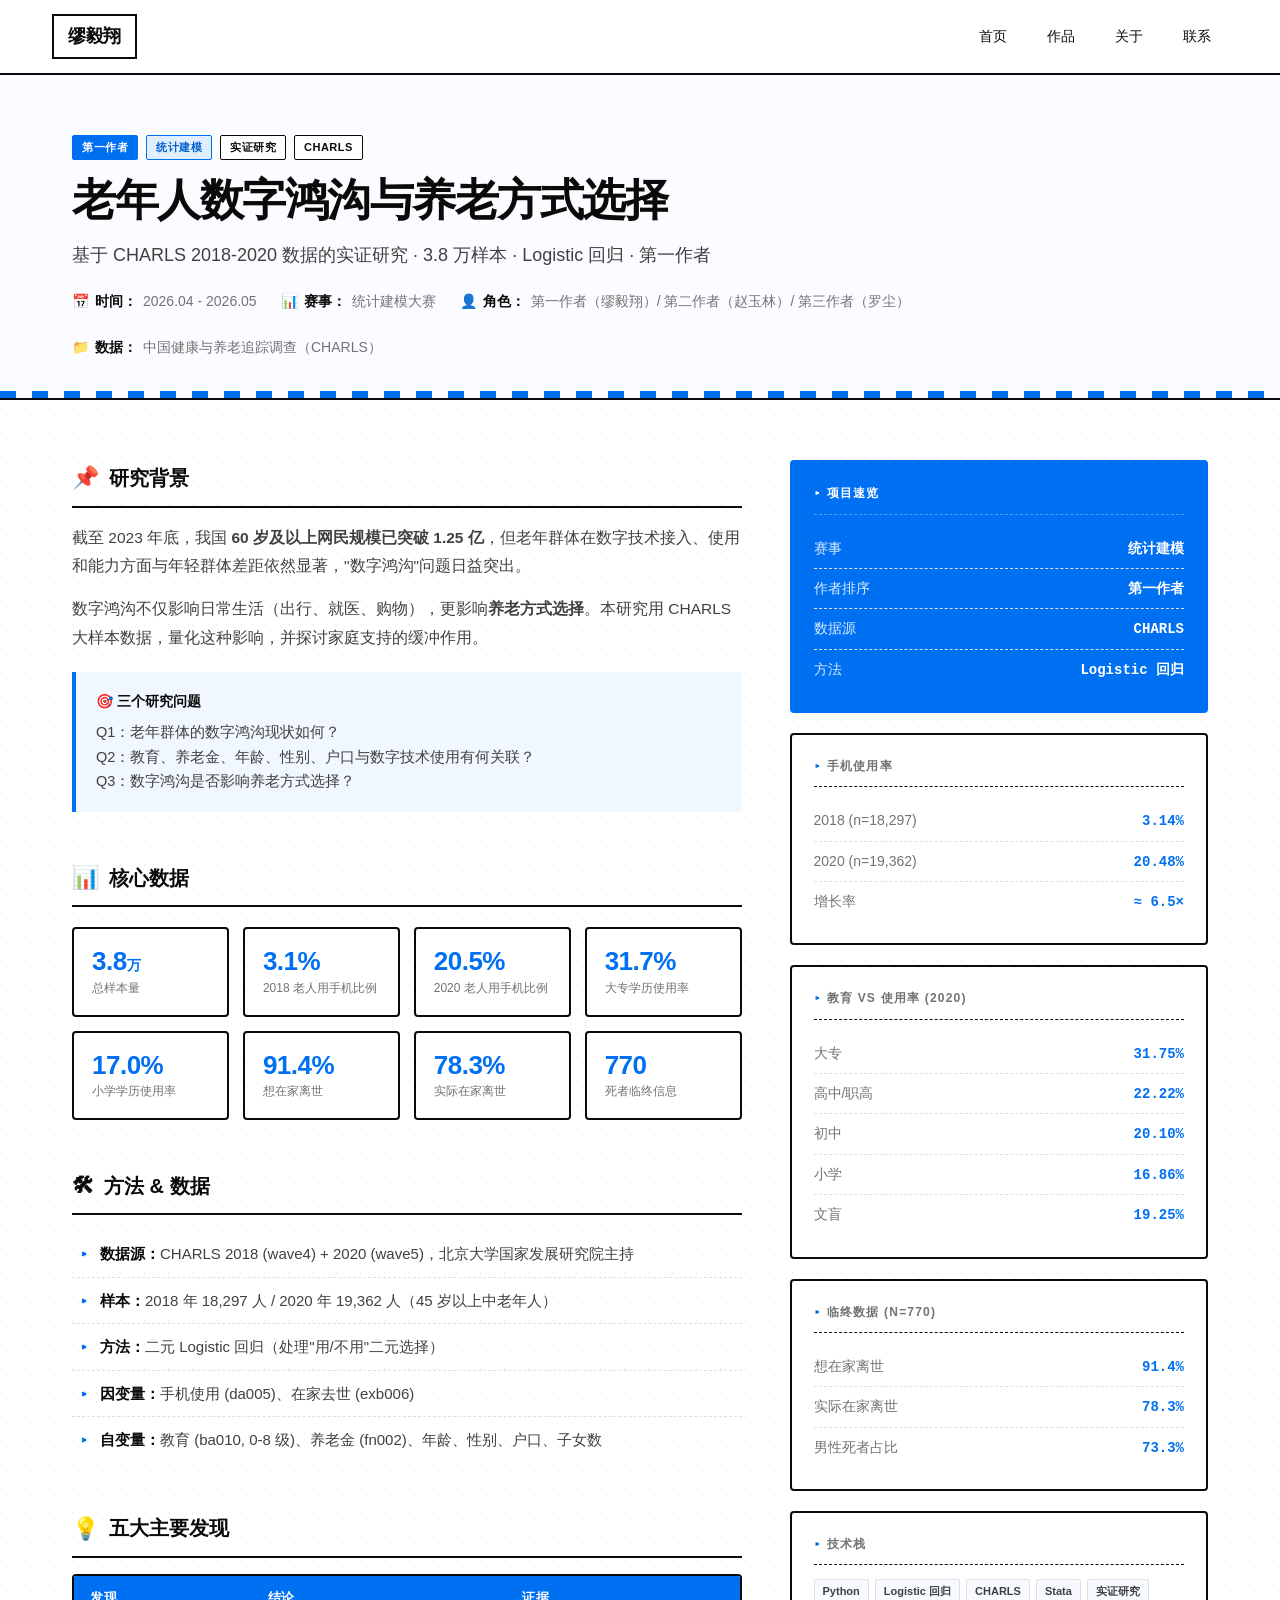
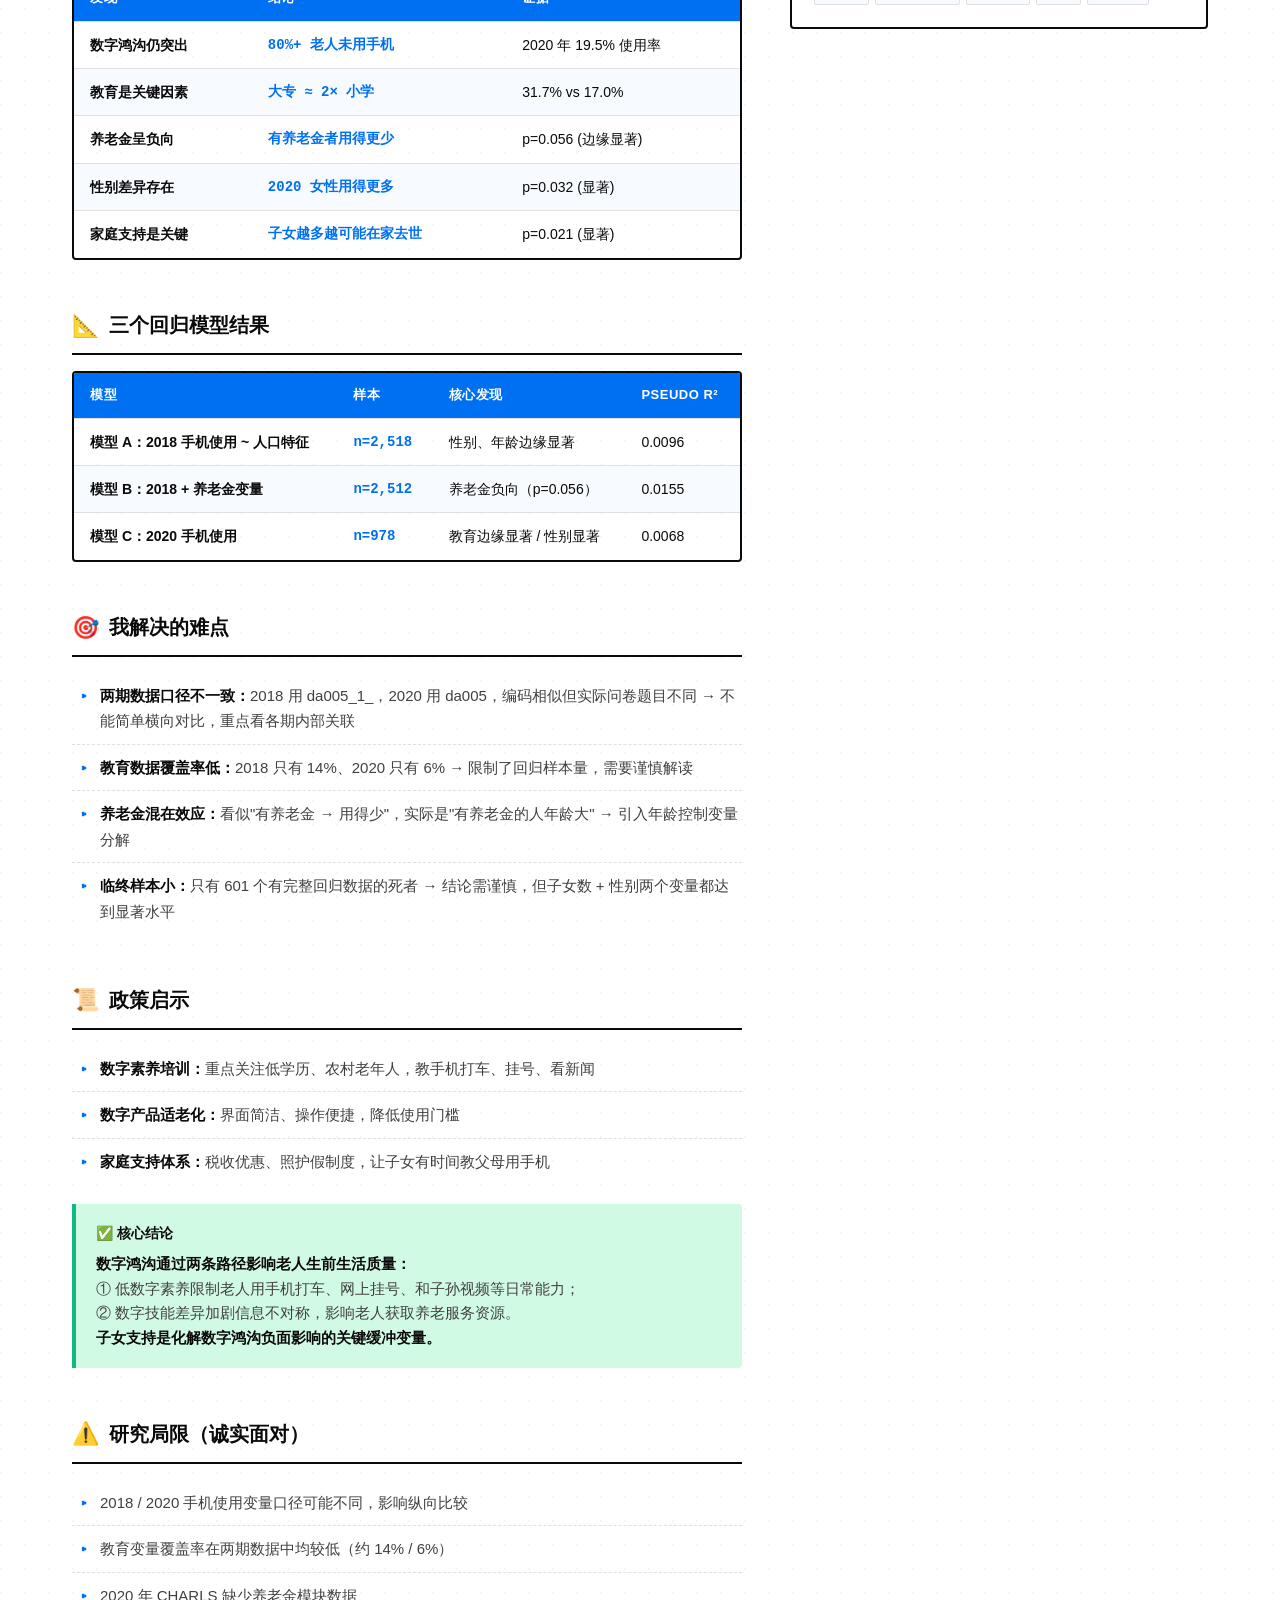
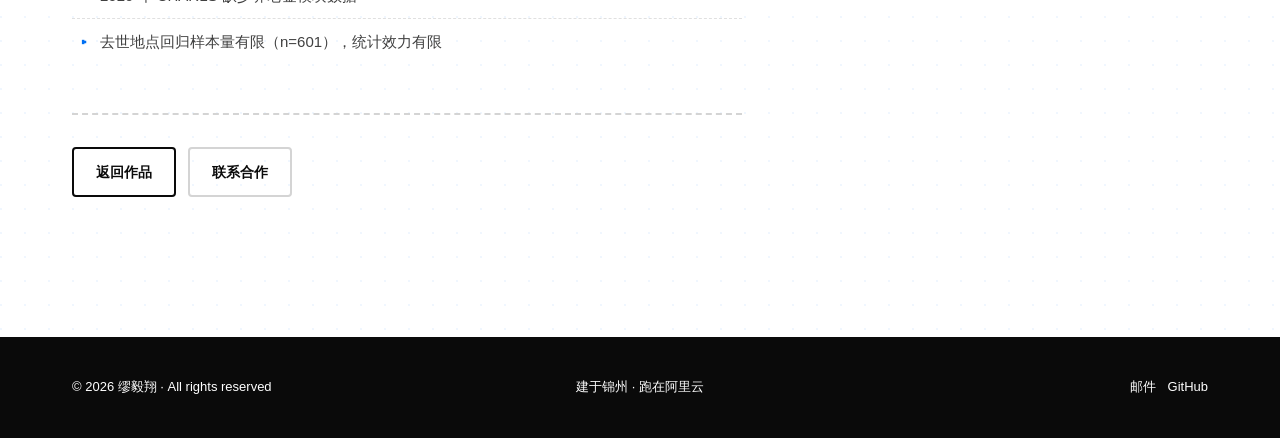
<file: projects/elderly/index.html>
<!DOCTYPE html>
<html lang="zh-CN">
<head>
<meta charset="UTF-8">
<meta name="viewport" content="width=device-width, initial-scale=1.0">
<title>老年人数字鸿沟与养老方式选择 | 缪毅翔</title>
<meta name="description" content="统计建模参赛论文 · 基于 CHARLS 2018-2020 数据的实证研究 · 第一作者">
<link rel="stylesheet" href="../../assets/style.css">
</head>
<body>

<nav class="navbar">
  <div class="nav-container">
    <a href="../../" class="nav-logo">缪毅翔</a>
    <ul class="nav-links">
      <li><a href="../../">首页</a></li>
      <li><a href="../">作品</a></li>
      <li><a href="../../about/">关于</a></li>
      <li><a href="../../#contact">联系</a></li>
    </ul>
  </div>
</nav>

<header class="detail-hero">
  <div class="container">
    <div class="detail-tags">
      <span class="project-tag tag-blue">第一作者</span>
      <span class="project-tag tag-soft">统计建模</span>
      <span class="project-tag">实证研究</span>
      <span class="project-tag">CHARLS</span>
    </div>
    <h1 class="detail-title">老年人数字鸿沟与养老方式选择</h1>
    <p class="detail-subtitle">基于 CHARLS 2018-2020 数据的实证研究 · 3.8 万样本 · Logistic 回归 · 第一作者</p>
    <div class="detail-meta">
      <span>📅 <strong>时间：</strong> 2026.04 - 2026.05</span>
      <span>📊 <strong>赛事：</strong> 统计建模大赛</span>
      <span>👤 <strong>角色：</strong> 第一作者（缪毅翔）/ 第二作者（赵玉林）/ 第三作者（罗尘）</span>
      <span>📁 <strong>数据：</strong> 中国健康与养老追踪调查（CHARLS）</span>
    </div>
  </div>
</header>

<section class="detail-content">
  <div class="container">
    <div class="detail-layout">

      <main>
        <div class="detail-section fade-on-scroll">
          <h3><span class="emoji">📌</span> 研究背景</h3>
          <p>截至 2023 年底，我国 <strong>60 岁及以上网民规模已突破 1.25 亿</strong>，但老年群体在数字技术接入、使用和能力方面与年轻群体差距依然显著，"数字鸿沟"问题日益突出。</p>
          <p>数字鸿沟不仅影响日常生活（出行、就医、购物），更影响<strong>养老方式选择</strong>。本研究用 CHARLS 大样本数据，量化这种影响，并探讨家庭支持的缓冲作用。</p>
          <div class="callout">
            <span class="callout-title">🎯 三个研究问题</span>
            Q1：老年群体的数字鸿沟现状如何？<br>
            Q2：教育、养老金、年龄、性别、户口与数字技术使用有何关联？<br>
            Q3：数字鸿沟是否影响养老方式选择？
          </div>
        </div>

        <div class="detail-section fade-on-scroll">
          <h3><span class="emoji">📊</span> 核心数据</h3>
          <div class="metric-row">
            <div class="metric">
              <div class="metric-value">3.8<span style="font-size:14px">万</span></div>
              <div class="metric-label">总样本量</div>
            </div>
            <div class="metric">
              <div class="metric-value">3.1%</div>
              <div class="metric-label">2018 老人用手机比例</div>
            </div>
            <div class="metric">
              <div class="metric-value">20.5%</div>
              <div class="metric-label">2020 老人用手机比例</div>
            </div>
            <div class="metric">
              <div class="metric-value">31.7%</div>
              <div class="metric-label">大专学历使用率</div>
            </div>
            <div class="metric">
              <div class="metric-value">17.0%</div>
              <div class="metric-label">小学学历使用率</div>
            </div>
            <div class="metric">
              <div class="metric-value">91.4%</div>
              <div class="metric-label">想在家离世</div>
            </div>
            <div class="metric">
              <div class="metric-value">78.3%</div>
              <div class="metric-label">实际在家离世</div>
            </div>
            <div class="metric">
              <div class="metric-value">770</div>
              <div class="metric-label">死者临终信息</div>
            </div>
          </div>
        </div>

        <div class="detail-section fade-on-scroll">
          <h3><span class="emoji">🛠</span> 方法 &amp; 数据</h3>
          <ul>
            <li><strong>数据源：</strong>CHARLS 2018 (wave4) + 2020 (wave5)，北京大学国家发展研究院主持</li>
            <li><strong>样本：</strong>2018 年 18,297 人 / 2020 年 19,362 人（45 岁以上中老年人）</li>
            <li><strong>方法：</strong>二元 Logistic 回归（处理"用/不用"二元选择）</li>
            <li><strong>因变量：</strong>手机使用 (da005)、在家去世 (exb006)</li>
            <li><strong>自变量：</strong>教育 (ba010, 0-8 级)、养老金 (fn002)、年龄、性别、户口、子女数</li>
          </ul>
        </div>

        <div class="detail-section fade-on-scroll">
          <h3><span class="emoji">💡</span> 五大主要发现</h3>
          <table class="compare-table">
            <thead>
              <tr><th>发现</th><th>结论</th><th>证据</th></tr>
            </thead>
            <tbody>
              <tr><td>数字鸿沟仍突出</td><td>80%+ 老人未用手机</td><td>2020 年 19.5% 使用率</td></tr>
              <tr><td>教育是关键因素</td><td>大专 ≈ 2× 小学</td><td>31.7% vs 17.0%</td></tr>
              <tr><td>养老金呈负向</td><td>有养老金者用得更少</td><td>p=0.056 (边缘显著)</td></tr>
              <tr><td>性别差异存在</td><td>2020 女性用得更多</td><td>p=0.032 (显著)</td></tr>
              <tr><td>家庭支持是关键</td><td>子女越多越可能在家去世</td><td>p=0.021 (显著)</td></tr>
            </tbody>
          </table>
        </div>

        <div class="detail-section fade-on-scroll">
          <h3><span class="emoji">📐</span> 三个回归模型结果</h3>
          <table class="compare-table">
            <thead>
              <tr><th>模型</th><th>样本</th><th>核心发现</th><th>Pseudo R²</th></tr>
            </thead>
            <tbody>
              <tr><td>模型 A：2018 手机使用 ~ 人口特征</td><td>n=2,518</td><td>性别、年龄边缘显著</td><td>0.0096</td></tr>
              <tr><td>模型 B：2018 + 养老金变量</td><td>n=2,512</td><td>养老金负向（p=0.056）</td><td>0.0155</td></tr>
              <tr><td>模型 C：2020 手机使用</td><td>n=978</td><td>教育边缘显著 / 性别显著</td><td>0.0068</td></tr>
            </tbody>
          </table>
        </div>

        <div class="detail-section fade-on-scroll">
          <h3><span class="emoji">🎯</span> 我解决的难点</h3>
          <ul>
            <li><strong>两期数据口径不一致：</strong>2018 用 da005_1_，2020 用 da005，编码相似但实际问卷题目不同 → 不能简单横向对比，重点看各期内部关联</li>
            <li><strong>教育数据覆盖率低：</strong>2018 只有 14%、2020 只有 6% → 限制了回归样本量，需要谨慎解读</li>
            <li><strong>养老金混在效应：</strong>看似"有养老金 → 用得少"，实际是"有养老金的人年龄大" → 引入年龄控制变量分解</li>
            <li><strong>临终样本小：</strong>只有 601 个有完整回归数据的死者 → 结论需谨慎，但子女数 + 性别两个变量都达到显著水平</li>
          </ul>
        </div>

        <div class="detail-section fade-on-scroll">
          <h3><span class="emoji">📜</span> 政策启示</h3>
          <ul>
            <li><strong>数字素养培训：</strong>重点关注低学历、农村老年人，教手机打车、挂号、看新闻</li>
            <li><strong>数字产品适老化：</strong>界面简洁、操作便捷，降低使用门槛</li>
            <li><strong>家庭支持体系：</strong>税收优惠、照护假制度，让子女有时间教父母用手机</li>
          </ul>
          <div class="callout callout-success">
            <span class="callout-title">✅ 核心结论</span>
            <strong>数字鸿沟通过两条路径影响老人生前生活质量：</strong><br>
            ① 低数字素养限制老人用手机打车、网上挂号、和子孙视频等日常能力；<br>
            ② 数字技能差异加剧信息不对称，影响老人获取养老服务资源。<br>
            <strong>子女支持是化解数字鸿沟负面影响的关键缓冲变量。</strong>
          </div>
        </div>

        <div class="detail-section fade-on-scroll">
          <h3><span class="emoji">⚠️</span> 研究局限（诚实面对）</h3>
          <ul>
            <li>2018 / 2020 手机使用变量口径可能不同，影响纵向比较</li>
            <li>教育变量覆盖率在两期数据中均较低（约 14% / 6%）</li>
            <li>2020 年 CHARLS 缺少养老金模块数据</li>
            <li>去世地点回归样本量有限（n=601），统计效力有限</li>
          </ul>
        </div>

        <div class="cta-row">
          <a href="../" class="btn">返回作品</a>
          <a href="../../#contact" class="btn btn-ghost">联系合作</a>
        </div>
      </main>

      <aside class="detail-sidebar">
        <div class="sidebar-card featured-card">
          <h3>项目速览</h3>
          <div class="sidebar-data">
            <span class="sidebar-data-label">赛事</span>
            <span class="sidebar-data-value">统计建模</span>
          </div>
          <div class="sidebar-data">
            <span class="sidebar-data-label">作者排序</span>
            <span class="sidebar-data-value">第一作者</span>
          </div>
          <div class="sidebar-data">
            <span class="sidebar-data-label">数据源</span>
            <span class="sidebar-data-value">CHARLS</span>
          </div>
          <div class="sidebar-data">
            <span class="sidebar-data-label">方法</span>
            <span class="sidebar-data-value">Logistic 回归</span>
          </div>
        </div>

        <div class="sidebar-card">
          <h3>手机使用率</h3>
          <div class="sidebar-data">
            <span class="sidebar-data-label">2018 (n=18,297)</span>
            <span class="sidebar-data-value accent">3.14%</span>
          </div>
          <div class="sidebar-data">
            <span class="sidebar-data-label">2020 (n=19,362)</span>
            <span class="sidebar-data-value accent">20.48%</span>
          </div>
          <div class="sidebar-data">
            <span class="sidebar-data-label">增长率</span>
            <span class="sidebar-data-value accent">≈ 6.5×</span>
          </div>
        </div>

        <div class="sidebar-card">
          <h3>教育 vs 使用率 (2020)</h3>
          <div class="sidebar-data">
            <span class="sidebar-data-label">大专</span>
            <span class="sidebar-data-value accent">31.75%</span>
          </div>
          <div class="sidebar-data">
            <span class="sidebar-data-label">高中/职高</span>
            <span class="sidebar-data-value accent">22.22%</span>
          </div>
          <div class="sidebar-data">
            <span class="sidebar-data-label">初中</span>
            <span class="sidebar-data-value accent">20.10%</span>
          </div>
          <div class="sidebar-data">
            <span class="sidebar-data-label">小学</span>
            <span class="sidebar-data-value accent">16.86%</span>
          </div>
          <div class="sidebar-data">
            <span class="sidebar-data-label">文盲</span>
            <span class="sidebar-data-value accent">19.25%</span>
          </div>
        </div>

        <div class="sidebar-card">
          <h3>临终数据 (n=770)</h3>
          <div class="sidebar-data">
            <span class="sidebar-data-label">想在家离世</span>
            <span class="sidebar-data-value accent">91.4%</span>
          </div>
          <div class="sidebar-data">
            <span class="sidebar-data-label">实际在家离世</span>
            <span class="sidebar-data-value accent">78.3%</span>
          </div>
          <div class="sidebar-data">
            <span class="sidebar-data-label">男性死者占比</span>
            <span class="sidebar-data-value accent">73.3%</span>
          </div>
        </div>

        <div class="sidebar-card">
          <h3>技术栈</h3>
          <div class="tag-stack">
            <span>Python</span>
            <span>Logistic 回归</span>
            <span>CHARLS</span>
            <span>Stata</span>
            <span>实证研究</span>
          </div>
        </div>
      </aside>

    </div>
  </div>
</section>

<footer class="footer">
  <div class="container">
    <div class="footer-inner">
      <div>© 2026 缪毅翔 · All rights reserved</div>
      <div>建于锦州 · 跑在阿里云</div>
      <div><a href="mailto:3446482129@qq.com" style="margin-right:12px;">邮件</a><a href="#">GitHub</a></div>
    </div>
  </div>
</footer>

<script>
const observer = new IntersectionObserver((entries) => {
  entries.forEach(e => {
    if (e.isIntersecting) { e.target.classList.add('visible'); observer.unobserve(e.target); }
  });
}, { threshold: 0.1 });
document.querySelectorAll('.fade-on-scroll').forEach(el => observer.observe(el));
</script>

</body>
</html>
</file>
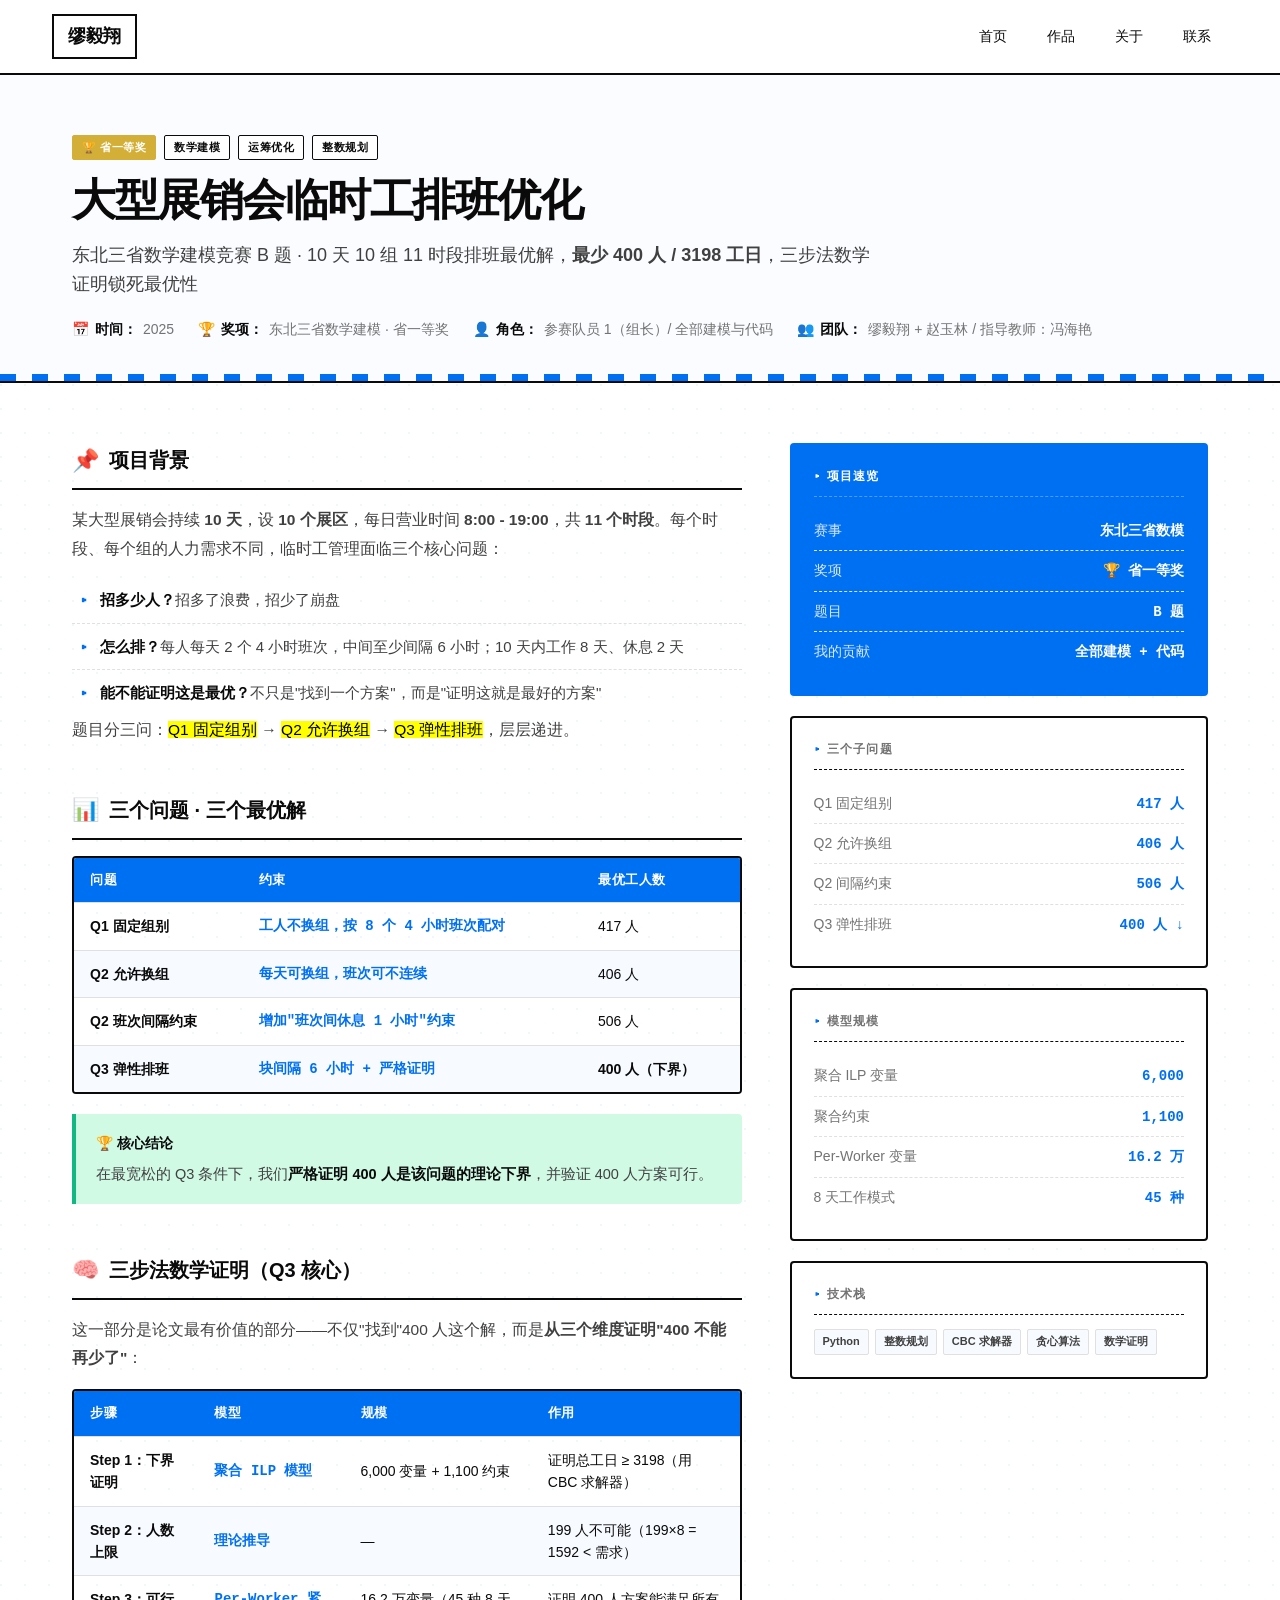
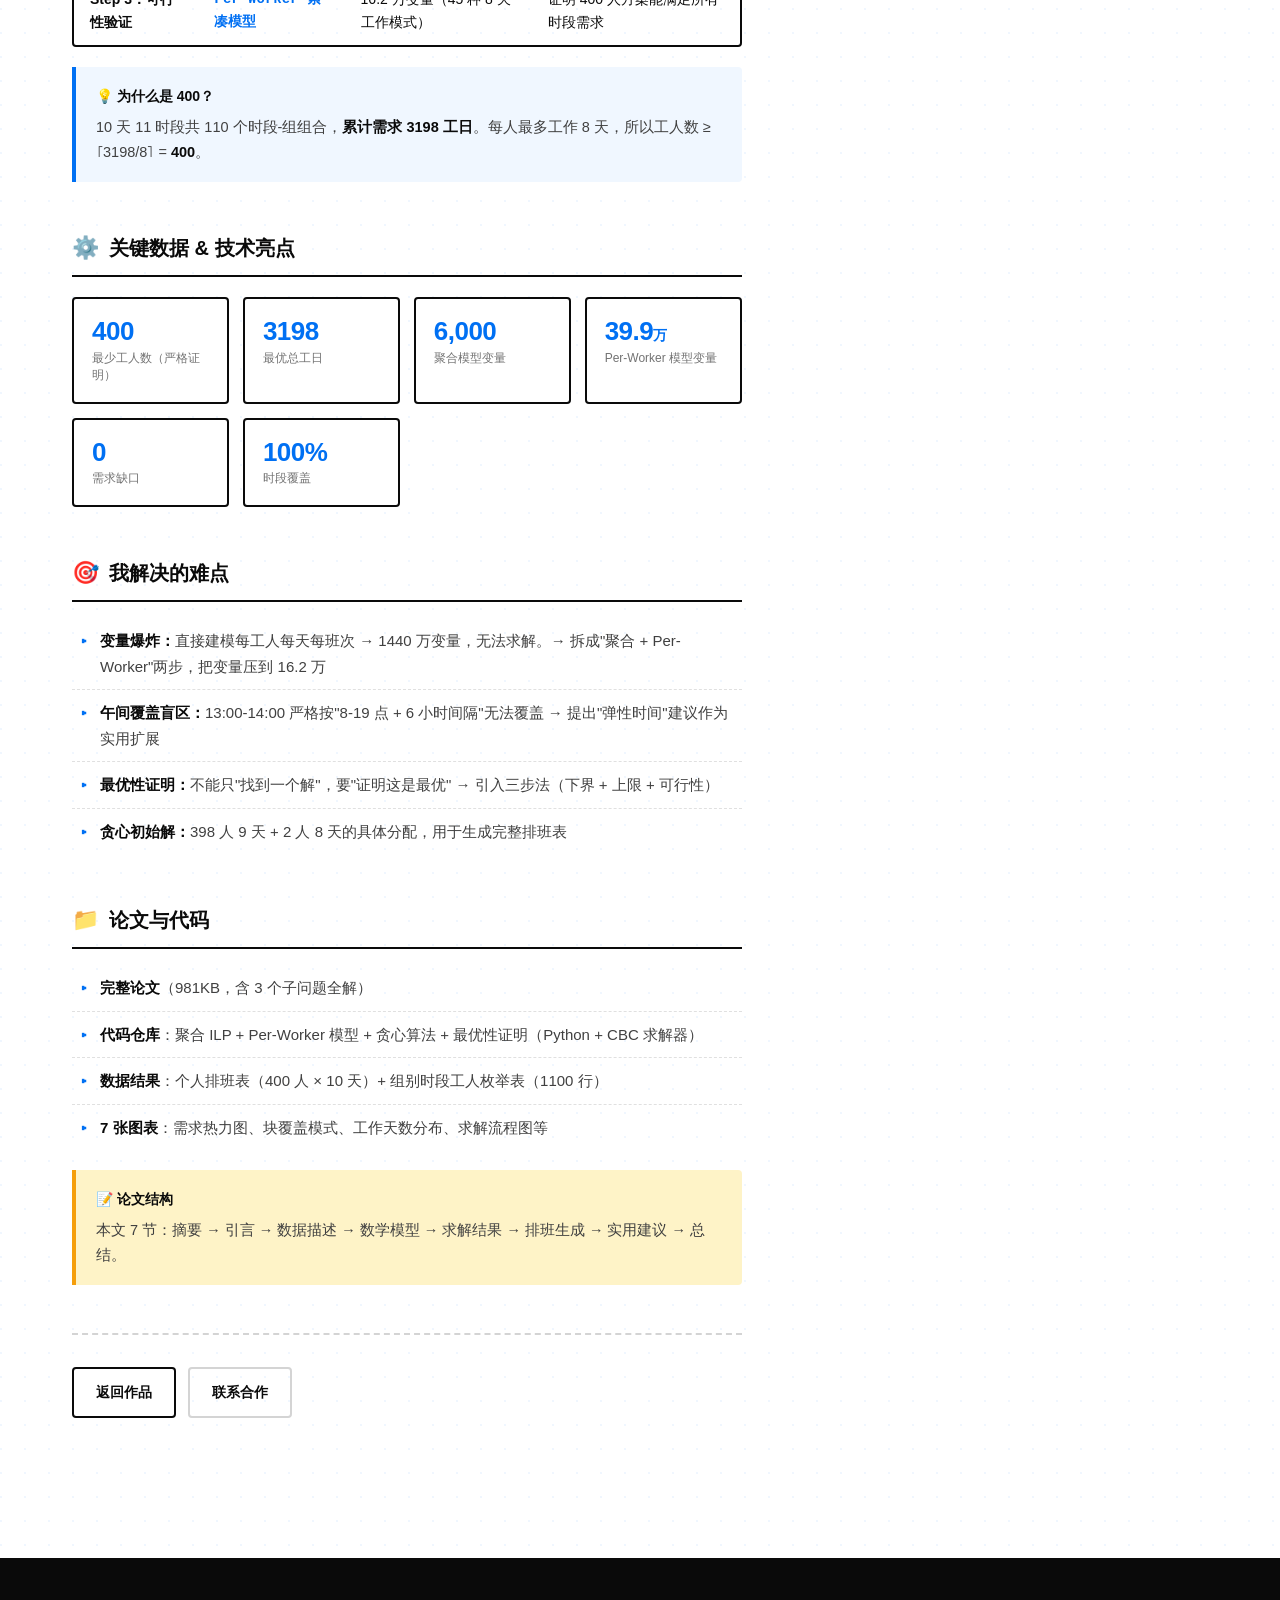
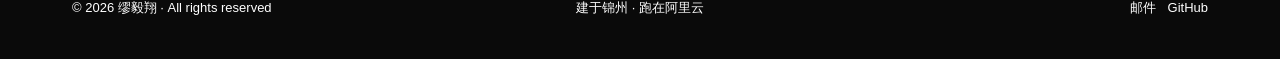
<file: projects/math/index.html>
<!DOCTYPE html>
<html lang="zh-CN">
<head>
<meta charset="UTF-8">
<meta name="viewport" content="width=device-width, initial-scale=1.0">
<title>大型展销会临时工排班优化 | 缪毅翔</title>
<meta name="description" content="东北三省数学建模竞赛省一等奖 · 整数线性规划 + 三步法最优性证明">
<link rel="stylesheet" href="../../assets/style.css">
</head>
<body>

<nav class="navbar">
  <div class="nav-container">
    <a href="../../" class="nav-logo">缪毅翔</a>
    <ul class="nav-links">
      <li><a href="../../">首页</a></li>
      <li><a href="../">作品</a></li>
      <li><a href="../../about/">关于</a></li>
      <li><a href="../../#contact">联系</a></li>
    </ul>
  </div>
</nav>

<header class="detail-hero">
  <div class="container">
    <div class="detail-tags">
      <span class="project-tag tag-gold">🏆 省一等奖</span>
      <span class="project-tag">数学建模</span>
      <span class="project-tag">运筹优化</span>
      <span class="project-tag">整数规划</span>
    </div>
    <h1 class="detail-title">大型展销会临时工排班优化</h1>
    <p class="detail-subtitle">东北三省数学建模竞赛 B 题 · 10 天 10 组 11 时段排班最优解，<strong>最少 400 人 / 3198 工日</strong>，三步法数学证明锁死最优性</p>
    <div class="detail-meta">
      <span>📅 <strong>时间：</strong> 2025</span>
      <span>🏆 <strong>奖项：</strong> 东北三省数学建模 · 省一等奖</span>
      <span>👤 <strong>角色：</strong> 参赛队员 1（组长）/ 全部建模与代码</span>
      <span>👥 <strong>团队：</strong> 缪毅翔 + 赵玉林 / 指导教师：冯海艳</span>
    </div>
  </div>
</header>

<section class="detail-content">
  <div class="container">
    <div class="detail-layout">

      <main>
        <div class="detail-section fade-on-scroll">
          <h3><span class="emoji">📌</span> 项目背景</h3>
          <p>某大型展销会持续 <strong>10 天</strong>，设 <strong>10 个展区</strong>，每日营业时间 <strong>8:00 - 19:00</strong>，共 <strong>11 个时段</strong>。每个时段、每个组的人力需求不同，临时工管理面临三个核心问题：</p>
          <ul>
            <li><strong>招多少人？</strong>招多了浪费，招少了崩盘</li>
            <li><strong>怎么排？</strong>每人每天 2 个 4 小时班次，中间至少间隔 6 小时；10 天内工作 8 天、休息 2 天</li>
            <li><strong>能不能证明这是最优？</strong>不只是"找到一个方案"，而是"证明这就是最好的方案"</li>
          </ul>
          <p>题目分三问：<mark>Q1 固定组别</mark> → <mark>Q2 允许换组</mark> → <mark>Q3 弹性排班</mark>，层层递进。</p>
        </div>

        <div class="detail-section fade-on-scroll">
          <h3><span class="emoji">📊</span> 三个问题 · 三个最优解</h3>
          <table class="compare-table">
            <thead>
              <tr><th>问题</th><th>约束</th><th>最优工人数</th></tr>
            </thead>
            <tbody>
              <tr><td>Q1 固定组别</td><td>工人不换组，按 8 个 4 小时班次配对</td><td>417 人</td></tr>
              <tr><td>Q2 允许换组</td><td>每天可换组，班次可不连续</td><td>406 人</td></tr>
              <tr><td>Q2 班次间隔约束</td><td>增加"班次间休息 1 小时"约束</td><td>506 人</td></tr>
              <tr><td>Q3 弹性排班</td><td>块间隔 6 小时 + 严格证明</td><td><strong>400 人（下界）</strong></td></tr>
            </tbody>
          </table>
          <div class="callout callout-success">
            <span class="callout-title">🏆 核心结论</span>
            在最宽松的 Q3 条件下，我们<strong>严格证明 400 人是该问题的理论下界</strong>，并验证 400 人方案可行。
          </div>
        </div>

        <div class="detail-section fade-on-scroll">
          <h3><span class="emoji">🧠</span> 三步法数学证明（Q3 核心）</h3>
          <p>这一部分是论文最有价值的部分——不仅"找到"400 人这个解，而是<strong>从三个维度证明"400 不能再少了"</strong>：</p>
          <table class="compare-table">
            <thead>
              <tr><th>步骤</th><th>模型</th><th>规模</th><th>作用</th></tr>
            </thead>
            <tbody>
              <tr><td>Step 1：下界证明</td><td>聚合 ILP 模型</td><td>6,000 变量 + 1,100 约束</td><td>证明总工日 ≥ 3198（用 CBC 求解器）</td></tr>
              <tr><td>Step 2：人数上限</td><td>理论推导</td><td>—</td><td>199 人不可能（199×8 = 1592 &lt; 需求）</td></tr>
              <tr><td>Step 3：可行性验证</td><td>Per-Worker 紧凑模型</td><td>16.2 万变量（45 种 8 天工作模式）</td><td>证明 400 人方案能满足所有时段需求</td></tr>
            </tbody>
          </table>
          <div class="callout">
            <span class="callout-title">💡 为什么是 400？</span>
            10 天 11 时段共 110 个时段-组组合，<strong>累计需求 3198 工日</strong>。每人最多工作 8 天，所以工人数 ≥ ⌈3198/8⌉ = <strong>400</strong>。
          </div>
        </div>

        <div class="detail-section fade-on-scroll">
          <h3><span class="emoji">⚙️</span> 关键数据 &amp; 技术亮点</h3>
          <div class="metric-row">
            <div class="metric">
              <div class="metric-value">400</div>
              <div class="metric-label">最少工人数（严格证明）</div>
            </div>
            <div class="metric">
              <div class="metric-value">3198</div>
              <div class="metric-label">最优总工日</div>
            </div>
            <div class="metric">
              <div class="metric-value">6,000</div>
              <div class="metric-label">聚合模型变量</div>
            </div>
            <div class="metric">
              <div class="metric-value">39.9<span style="font-size:14px">万</span></div>
              <div class="metric-label">Per-Worker 模型变量</div>
            </div>
            <div class="metric">
              <div class="metric-value">0</div>
              <div class="metric-label">需求缺口</div>
            </div>
            <div class="metric">
              <div class="metric-value">100%</div>
              <div class="metric-label">时段覆盖</div>
            </div>
          </div>
        </div>

        <div class="detail-section fade-on-scroll">
          <h3><span class="emoji">🎯</span> 我解决的难点</h3>
          <ul>
            <li><strong>变量爆炸：</strong>直接建模每工人每天每班次 → 1440 万变量，无法求解。→ 拆成"聚合 + Per-Worker"两步，把变量压到 16.2 万</li>
            <li><strong>午间覆盖盲区：</strong>13:00-14:00 严格按"8-19 点 + 6 小时间隔"无法覆盖 → 提出"弹性时间"建议作为实用扩展</li>
            <li><strong>最优性证明：</strong>不能只"找到一个解"，要"证明这是最优" → 引入三步法（下界 + 上限 + 可行性）</li>
            <li><strong>贪心初始解：</strong>398 人 9 天 + 2 人 8 天的具体分配，用于生成完整排班表</li>
          </ul>
        </div>

        <div class="detail-section fade-on-scroll">
          <h3><span class="emoji">📁</span> 论文与代码</h3>
          <ul>
            <li><strong>完整论文</strong>（981KB，含 3 个子问题全解）</li>
            <li><strong>代码仓库</strong>：聚合 ILP + Per-Worker 模型 + 贪心算法 + 最优性证明（Python + CBC 求解器）</li>
            <li><strong>数据结果</strong>：个人排班表（400 人 × 10 天）+ 组别时段工人枚举表（1100 行）</li>
            <li><strong>7 张图表</strong>：需求热力图、块覆盖模式、工作天数分布、求解流程图等</li>
          </ul>
          <div class="callout callout-warn">
            <span class="callout-title">📝 论文结构</span>
            本文 7 节：摘要 → 引言 → 数据描述 → 数学模型 → 求解结果 → 排班生成 → 实用建议 → 总结。
          </div>
        </div>

        <div class="cta-row">
          <a href="../" class="btn">返回作品</a>
          <a href="../../#contact" class="btn btn-ghost">联系合作</a>
        </div>
      </main>

      <aside class="detail-sidebar">
        <div class="sidebar-card featured-card">
          <h3>项目速览</h3>
          <div class="sidebar-data">
            <span class="sidebar-data-label">赛事</span>
            <span class="sidebar-data-value">东北三省数模</span>
          </div>
          <div class="sidebar-data">
            <span class="sidebar-data-label">奖项</span>
            <span class="sidebar-data-value">🏆 省一等奖</span>
          </div>
          <div class="sidebar-data">
            <span class="sidebar-data-label">题目</span>
            <span class="sidebar-data-value">B 题</span>
          </div>
          <div class="sidebar-data">
            <span class="sidebar-data-label">我的贡献</span>
            <span class="sidebar-data-value">全部建模 + 代码</span>
          </div>
        </div>

        <div class="sidebar-card">
          <h3>三个子问题</h3>
          <div class="sidebar-data">
            <span class="sidebar-data-label">Q1 固定组别</span>
            <span class="sidebar-data-value accent">417 人</span>
          </div>
          <div class="sidebar-data">
            <span class="sidebar-data-label">Q2 允许换组</span>
            <span class="sidebar-data-value accent">406 人</span>
          </div>
          <div class="sidebar-data">
            <span class="sidebar-data-label">Q2 间隔约束</span>
            <span class="sidebar-data-value accent">506 人</span>
          </div>
          <div class="sidebar-data">
            <span class="sidebar-data-label">Q3 弹性排班</span>
            <span class="sidebar-data-value accent">400 人 ↓</span>
          </div>
        </div>

        <div class="sidebar-card">
          <h3>模型规模</h3>
          <div class="sidebar-data">
            <span class="sidebar-data-label">聚合 ILP 变量</span>
            <span class="sidebar-data-value accent">6,000</span>
          </div>
          <div class="sidebar-data">
            <span class="sidebar-data-label">聚合约束</span>
            <span class="sidebar-data-value accent">1,100</span>
          </div>
          <div class="sidebar-data">
            <span class="sidebar-data-label">Per-Worker 变量</span>
            <span class="sidebar-data-value accent">16.2 万</span>
          </div>
          <div class="sidebar-data">
            <span class="sidebar-data-label">8 天工作模式</span>
            <span class="sidebar-data-value accent">45 种</span>
          </div>
        </div>

        <div class="sidebar-card">
          <h3>技术栈</h3>
          <div class="tag-stack">
            <span>Python</span>
            <span>整数规划</span>
            <span>CBC 求解器</span>
            <span>贪心算法</span>
            <span>数学证明</span>
          </div>
        </div>
      </aside>

    </div>
  </div>
</section>

<footer class="footer">
  <div class="container">
    <div class="footer-inner">
      <div>© 2026 缪毅翔 · All rights reserved</div>
      <div>建于锦州 · 跑在阿里云</div>
      <div><a href="mailto:3446482129@qq.com" style="margin-right:12px;">邮件</a><a href="#">GitHub</a></div>
    </div>
  </div>
</footer>

<script>
const observer = new IntersectionObserver((entries) => {
  entries.forEach(e => {
    if (e.isIntersecting) { e.target.classList.add('visible'); observer.unobserve(e.target); }
  });
}, { threshold: 0.1 });
document.querySelectorAll('.fade-on-scroll').forEach(el => observer.observe(el));
</script>

</body>
</html>
</file>
<file: assets/style.css>
/* 缪毅翔个人作品集 v2 - 全面美化版 */
/* 配色：浅蓝 + 白 + 黑色线条框 */
/* 风格：Sharp & Compact + 渐入动效 */

:root {
  --bg: #ffffff;
  --bg-soft: #f7faff;
  --bg-section: #fafcff;
  --text: #0a0a0a;
  --text-2: #404040;
  --text-3: #737373;
  --text-4: #a3a3a3;
  --border: #0a0a0a;
  --border-soft: #e0e0e0;
  --border-mid: #d4d4d4;
  --accent: #0070F3;
  --accent-2: #005FCC;
  --accent-light: #E0EFFF;
  --accent-bg: #F0F7FF;
  --gold: #D4AF37;
  --gold-light: #FAECB8;
  --green: #10b981;
  --green-light: #d1fae5;
  --red: #ef4444;
  --red-light: #fee2e2;
  --orange: #f59e0b;
  --orange-light: #fef3c7;
  --radius: 4px;
  --shadow-card: 4px 4px 0 0 #0a0a0a;
  --shadow-card-hover: 6px 6px 0 0 #0070F3;
  --transition: 0.25s cubic-bezier(0.4, 0, 0.2, 1);
  --font-sans: -apple-system, BlinkMacSystemFont, 'PingFang SC', 'Microsoft YaHei', 'Segoe UI', sans-serif;
  --font-mono: 'SF Mono', 'JetBrains Mono', Consolas, monospace;
}

* { margin: 0; padding: 0; box-sizing: border-box; }
html { scroll-behavior: smooth; scroll-padding-top: 80px; }

body {
  font-family: var(--font-sans);
  background: var(--bg);
  color: var(--text);
  line-height: 1.6;
  font-size: 15px;
  -webkit-font-smoothing: antialiased;
  background-image:
    radial-gradient(circle at 1px 1px, rgba(0, 112, 243, 0.06) 1px, transparent 0);
  background-size: 24px 24px;
}

a { color: inherit; text-decoration: none; transition: color var(--transition); }
a:hover { color: var(--accent); }
img { max-width: 100%; display: block; }
code { font-family: var(--font-mono); font-size: 0.9em; background: var(--bg-soft); padding: 2px 6px; border-radius: 2px; }

/* ===== Navbar ===== */
.navbar {
  position: sticky;
  top: 0;
  z-index: 100;
  background: rgba(255, 255, 255, 0.92);
  backdrop-filter: blur(10px);
  -webkit-backdrop-filter: blur(10px);
  border-bottom: 2px solid var(--border);
  padding: 14px 0;
}

.nav-container {
  max-width: 1240px;
  margin: 0 auto;
  padding: 0 32px;
  display: flex;
  justify-content: space-between;
  align-items: center;
}

.nav-logo {
  font-weight: 900;
  font-size: 18px;
  letter-spacing: -0.5px;
  padding: 6px 14px;
  border: 2px solid var(--border);
  transition: all var(--transition);
  display: inline-block;
}

.nav-logo:hover {
  background: var(--accent);
  color: white;
  transform: translate(-2px, -2px);
  box-shadow: var(--shadow-card);
}

.nav-links { display: flex; gap: 6px; list-style: none; }

.nav-links a {
  padding: 7px 16px;
  font-size: 14px;
  font-weight: 500;
  border: 1.5px solid transparent;
  border-radius: var(--radius);
  transition: all var(--transition);
  position: relative;
}

.nav-links a:hover {
  border-color: var(--border);
  background: var(--accent-light);
}

/* ===== Container ===== */
.container { max-width: 1200px; margin: 0 auto; padding: 0 32px; }
.section { padding: 80px 0; border-bottom: 1px solid var(--border-soft); }
.section:last-child { border-bottom: none; }

.section-title {
  font-size: 32px;
  font-weight: 800;
  letter-spacing: -1px;
  margin-bottom: 12px;
  display: inline-flex;
  align-items: center;
}

.section-title::before {
  content: '';
  display: inline-block;
  width: 8px;
  height: 32px;
  background: var(--accent);
  margin-right: 12px;
}

.section-subtitle {
  color: var(--text-3);
  font-size: 16px;
  margin-bottom: 40px;
  margin-left: 20px;
}

/* ===== 头像 ===== */
.avatar-wrap {
  position: relative;
  width: 220px;
  height: 220px;
  flex-shrink: 0;
  margin-bottom: 24px;
}

.avatar {
  width: 100%;
  height: 100%;
  object-fit: cover;
  object-position: center 25%;
  border: 3px solid var(--border);
  border-radius: 50%;
  background: var(--bg-soft);
  display: block;
  box-shadow: 6px 6px 0 0 var(--accent);
  transition: all 0.3s cubic-bezier(0.4, 0, 0.2, 1);
}

.avatar:hover {
  transform: translate(-3px, -3px) rotate(-2deg);
  box-shadow: 9px 9px 0 0 var(--accent);
}

.avatar-badge {
  position: absolute;
  bottom: 4px;
  right: 4px;
  background: var(--green);
  color: white;
  width: 32px;
  height: 32px;
  border: 3px solid var(--bg);
  border-radius: 50%;
  display: flex;
  align-items: center;
  justify-content: center;
  font-size: 14px;
  font-weight: 900;
  z-index: 2;
}

/* ===== Hero ===== */
.hero {
  padding: 80px 0 80px;
  background:
    linear-gradient(0deg, transparent 49%, var(--border-mid) 49%, var(--border-mid) 50%, transparent 50%) 0 0 / 100% 80px,
    var(--bg);
  border-bottom: 2px solid var(--border);
  position: relative;
  overflow: hidden;
}

.hero::before {
  content: '';
  position: absolute;
  top: 30%;
  right: -10%;
  width: 400px;
  height: 400px;
  background: radial-gradient(circle, var(--accent-light) 0%, transparent 70%);
  opacity: 0.4;
  pointer-events: none;
  z-index: 0;
}

.hero-inner {
  display: grid;
  grid-template-columns: 220px 1.4fr 1fr;
  gap: 40px;
  align-items: center;
  position: relative;
  z-index: 1;
}

.hero-left { padding-left: 0; }

.hero-tag {
  display: inline-flex;
  align-items: center;
  gap: 6px;
  padding: 5px 14px;
  background: var(--accent-light);
  border: 1.5px solid var(--accent);
  color: var(--accent);
  font-size: 12px;
  font-weight: 700;
  border-radius: 14px;
  margin-bottom: 20px;
  letter-spacing: 0.5px;
}

.hero-tag::before { content: '●'; color: var(--green); animation: pulse 2s infinite; }

@keyframes pulse {
  0%, 100% { opacity: 1; }
  50% { opacity: 0.4; }
}

.hero-name {
  font-size: 60px;
  font-weight: 900;
  letter-spacing: -2.5px;
  line-height: 1.05;
  margin-bottom: 16px;
}

.hero-name span {
  color: var(--accent);
  position: relative;
  display: inline-block;
}

.hero-name span::after {
  content: '';
  position: absolute;
  bottom: 4px;
  left: 0;
  width: 100%;
  height: 8px;
  background: var(--accent-light);
  z-index: -1;
}

.hero-title {
  font-size: 18px;
  color: var(--text-2);
  margin-bottom: 12px;
  font-weight: 500;
}

.hero-tagline {
  font-size: 18px;
  color: var(--text);
  margin-bottom: 32px;
  font-weight: 600;
  border-left: 3px solid var(--accent);
  padding-left: 16px;
  line-height: 1.5;
}

.hero-cta { display: flex; gap: 14px; flex-wrap: wrap; }

/* ===== Buttons ===== */
.btn {
  display: inline-flex;
  align-items: center;
  gap: 8px;
  padding: 12px 22px;
  font-size: 14px;
  font-weight: 600;
  border: 2px solid var(--border);
  background: var(--bg);
  color: var(--text);
  border-radius: var(--radius);
  cursor: pointer;
  transition: all var(--transition);
  text-decoration: none;
  position: relative;
}

.btn:hover {
  background: var(--text);
  color: var(--bg);
  transform: translate(-3px, -3px);
  box-shadow: var(--shadow-card);
}

.btn-primary {
  background: var(--accent);
  color: white;
  border-color: var(--accent);
}

.btn-primary:hover {
  background: var(--accent-2);
  border-color: var(--accent-2);
  color: white;
  box-shadow: 4px 4px 0 0 var(--border);
}

.btn-ghost {
  background: transparent;
  border-color: var(--border-mid);
}

/* ===== Sidebar (项目跳转小框) ===== */
.hero-sidebar {
  background: var(--bg);
  border: 2px solid var(--border);
  border-radius: var(--radius);
  padding: 22px;
  position: relative;
  box-shadow: 6px 6px 0 0 var(--accent);
  transition: all var(--transition);
}

.hero-sidebar:hover {
  transform: translate(-2px, -2px);
  box-shadow: 8px 8px 0 0 var(--accent);
}

.sidebar-title {
  font-size: 13px;
  font-weight: 700;
  text-transform: uppercase;
  letter-spacing: 1.2px;
  color: var(--text-3);
  margin-bottom: 16px;
  padding-bottom: 12px;
  border-bottom: 1.5px dashed var(--border);
  display: flex;
  align-items: center;
  gap: 6px;
}

.sidebar-title::before {
  content: '▸';
  color: var(--accent);
  font-weight: 900;
}

.sidebar-list { list-style: none; display: flex; flex-direction: column; gap: 6px; }

.sidebar-item a {
  display: flex;
  align-items: center;
  justify-content: space-between;
  padding: 11px 14px;
  border: 1.5px solid var(--border-soft);
  border-radius: var(--radius);
  font-size: 13.5px;
  font-weight: 500;
  transition: all var(--transition);
  background: var(--bg);
}

.sidebar-item a:hover {
  border-color: var(--accent);
  background: var(--accent-light);
  transform: translateX(4px);
  color: var(--text);
}

.sidebar-item .arrow {
  color: var(--accent);
  font-weight: 900;
  transition: transform var(--transition);
}

.sidebar-item a:hover .arrow { transform: translateX(4px); }

.sidebar-item.featured a {
  background: var(--accent);
  color: white;
  border-color: var(--accent);
}

.sidebar-item.featured a:hover {
  background: var(--accent-2);
  color: white;
}

.sidebar-item.featured .arrow { color: white; }

/* ===== About ===== */
.about-grid {
  display: grid;
  grid-template-columns: 1.2fr 1fr;
  gap: 48px;
  align-items: start;
}

.about-text p {
  margin-bottom: 16px;
  color: var(--text-2);
  font-size: 16px;
  line-height: 1.85;
}

.about-text strong { color: var(--text); font-weight: 700; }
.about-text mark {
  background: var(--accent-light);
  color: var(--accent-2);
  padding: 1px 4px;
  border-radius: 2px;
}

.about-stats {
  display: grid;
  grid-template-columns: 1fr 1fr;
  gap: 14px;
}

.stat-card {
  padding: 20px;
  border: 2px solid var(--border);
  border-radius: var(--radius);
  background: var(--bg);
  transition: all var(--transition);
}

.stat-card:hover {
  background: var(--accent-light);
  transform: translate(-2px, -2px);
  box-shadow: var(--shadow-card);
}

.stat-num {
  font-size: 32px;
  font-weight: 900;
  color: var(--accent);
  line-height: 1;
  margin-bottom: 4px;
  letter-spacing: -1px;
}

.stat-label { font-size: 12px; color: var(--text-3); font-weight: 500; }

/* ===== Project Cards ===== */
.projects-grid {
  display: grid;
  grid-template-columns: repeat(2, 1fr);
  gap: 24px;
  margin-bottom: 40px;
}

.project-card {
  background: var(--bg);
  border: 2px solid var(--border);
  border-radius: var(--radius);
  padding: 26px;
  transition: all 0.3s cubic-bezier(0.4, 0, 0.2, 1);
  position: relative;
  overflow: hidden;
  text-decoration: none;
  color: inherit;
  display: block;
}

.project-card::before {
  content: '';
  position: absolute;
  top: 0;
  left: 0;
  width: 0;
  height: 100%;
  background: linear-gradient(90deg, var(--accent-light) 0%, transparent 100%);
  transition: width 0.4s ease;
  z-index: 0;
  opacity: 0.5;
}

.project-card:hover {
  transform: translate(-4px, -4px);
  box-shadow: var(--shadow-card-hover);
}

.project-card:hover::before { width: 100%; }

.project-card > * { position: relative; z-index: 1; }

.project-tags { display: flex; gap: 6px; flex-wrap: wrap; margin-bottom: 14px; }

.project-tag {
  font-size: 11px;
  font-weight: 700;
  padding: 3px 9px;
  border: 1px solid var(--border);
  border-radius: 2px;
  background: var(--bg);
  text-transform: uppercase;
  letter-spacing: 0.5px;
}

.project-tag.tag-blue { background: var(--accent); color: white; border-color: var(--accent); }
.project-tag.tag-soft { background: var(--accent-light); color: var(--accent-2); border-color: var(--accent); }
.project-tag.tag-gold { background: var(--gold); color: white; border-color: var(--gold); }
.project-tag.tag-green { background: var(--green); color: white; border-color: var(--green); }

.project-title {
  font-size: 22px;
  font-weight: 800;
  margin-bottom: 4px;
  letter-spacing: -0.5px;
}

.project-stack {
  font-size: 12px;
  color: var(--text-4);
  font-family: var(--font-mono);
  margin-bottom: 12px;
}

.project-desc {
  font-size: 14px;
  color: var(--text-2);
  line-height: 1.7;
  margin-bottom: 16px;
}

.project-link {
  font-size: 13px;
  font-weight: 700;
  color: var(--accent);
  display: inline-flex;
  align-items: center;
  gap: 6px;
  transition: gap var(--transition);
}

.project-link:hover { gap: 10px; }

.center-btn { text-align: center; }

/* ===== Skills ===== */
.skills-grid {
  display: grid;
  grid-template-columns: repeat(4, 1fr);
  gap: 18px;
}

.skill-group {
  padding: 22px;
  border: 2px solid var(--border);
  border-radius: var(--radius);
  background: var(--bg);
  transition: all var(--transition);
}

.skill-group:hover {
  background: var(--accent-light);
  transform: translate(-2px, -2px);
  box-shadow: var(--shadow-card);
}

.skill-group h3 {
  font-size: 13px;
  font-weight: 700;
  text-transform: uppercase;
  letter-spacing: 1.2px;
  color: var(--accent);
  margin-bottom: 14px;
  padding-bottom: 8px;
  border-bottom: 1.5px solid var(--border);
  display: flex;
  align-items: center;
  gap: 6px;
}

.skill-group h3::before {
  content: '';
  width: 8px;
  height: 8px;
  background: var(--accent);
  border-radius: 50%;
}

.skill-list { list-style: none; display: flex; flex-wrap: wrap; gap: 5px; }

.skill-list li {
  font-size: 12px;
  padding: 4px 9px;
  background: var(--bg-soft);
  border: 1px solid var(--border-soft);
  border-radius: 2px;
  font-weight: 500;
}

/* ===== Contact ===== */
.contact-section {
  text-align: center;
  background: var(--accent-bg);
  border: 2px solid var(--border);
  border-radius: var(--radius);
  margin: 80px auto;
  padding: 60px 40px;
  position: relative;
  overflow: hidden;
}

.contact-section::before {
  content: '';
  position: absolute;
  top: -50%;
  left: -50%;
  width: 200%;
  height: 200%;
  background: radial-gradient(circle at 30% 30%, var(--accent-light) 0%, transparent 50%);
  pointer-events: none;
  opacity: 0.5;
}

.contact-section > * { position: relative; z-index: 1; }

.contact-section h2 { justify-content: center; }
.contact-section h2::before { display: none; }

.contact-subtitle {
  font-size: 16px;
  color: var(--text-2);
  margin-bottom: 32px;
  line-height: 1.7;
}

.contact-buttons { display: flex; gap: 14px; justify-content: center; flex-wrap: wrap; }

/* ===== Footer ===== */
.footer {
  background: var(--text);
  color: var(--bg);
  padding: 40px 0;
  margin-top: 80px;
}

.footer-inner {
  display: grid;
  grid-template-columns: 1fr 1fr 1fr;
  align-items: center;
  gap: 20px;
  text-align: center;
  font-size: 13px;
}

.footer-inner > div:first-child { text-align: left; }
.footer-inner > div:last-child { text-align: right; }
.footer a { color: var(--bg); }
.footer a:hover { color: var(--accent); }

/* ========== Project Detail Page ========== */
.detail-hero {
  padding: 60px 0 40px;
  background: var(--bg-section);
  border-bottom: 2px solid var(--border);
  position: relative;
  overflow: hidden;
}

.detail-hero::after {
  content: '';
  position: absolute;
  bottom: -1px;
  left: 0;
  right: 0;
  height: 8px;
  background: repeating-linear-gradient(90deg, var(--accent) 0, var(--accent) 16px, transparent 16px, transparent 32px);
}

.detail-tags { display: flex; gap: 8px; flex-wrap: wrap; margin-bottom: 16px; }

.detail-title {
  font-size: 44px;
  font-weight: 900;
  letter-spacing: -1.5px;
  line-height: 1.1;
  margin-bottom: 16px;
}

.detail-subtitle {
  font-size: 18px;
  color: var(--text-2);
  margin-bottom: 0;
  font-weight: 500;
  max-width: 800px;
}

.detail-meta {
  display: flex;
  gap: 24px;
  flex-wrap: wrap;
  margin-top: 20px;
  font-size: 14px;
  color: var(--text-3);
}

.detail-meta span { display: inline-flex; align-items: center; gap: 6px; }
.detail-meta strong { color: var(--text); font-weight: 600; }

.detail-content {
  padding: 60px 0;
}

.detail-layout {
  display: grid;
  grid-template-columns: 1.6fr 1fr;
  gap: 48px;
  align-items: start;
}

.detail-section {
  margin-bottom: 48px;
}

.detail-section h3 {
  font-size: 20px;
  font-weight: 800;
  margin-bottom: 16px;
  padding-bottom: 10px;
  border-bottom: 2px solid var(--border);
  display: flex;
  align-items: center;
  gap: 10px;
}

.detail-section h3 .emoji { font-size: 22px; }

.detail-section p {
  color: var(--text-2);
  line-height: 1.85;
  margin-bottom: 14px;
  font-size: 15.5px;
}

.detail-section ul {
  list-style: none;
  margin: 0;
}

.detail-section ul li {
  position: relative;
  padding: 10px 0 10px 28px;
  color: var(--text-2);
  line-height: 1.7;
  border-bottom: 1px dashed var(--border-soft);
  font-size: 15px;
}

.detail-section ul li:last-child { border-bottom: none; }

.detail-section ul li::before {
  content: '▸';
  position: absolute;
  left: 8px;
  top: 10px;
  color: var(--accent);
  font-weight: 900;
}

.detail-section ul li strong { color: var(--text); font-weight: 700; }

/* 数据卡片 */
.metric-row {
  display: grid;
  grid-template-columns: repeat(auto-fit, minmax(140px, 1fr));
  gap: 14px;
  margin: 20px 0;
}

.metric {
  padding: 18px;
  border: 2px solid var(--border);
  border-radius: var(--radius);
  background: var(--bg);
  text-align: left;
  transition: all var(--transition);
  position: relative;
  overflow: hidden;
}

.metric::after {
  content: '';
  position: absolute;
  top: 0;
  right: 0;
  width: 4px;
  height: 100%;
  background: var(--accent);
  transform: scaleY(0);
  transform-origin: top;
  transition: transform 0.3s ease;
}

.metric:hover::after { transform: scaleY(1); }

.metric:hover {
  background: var(--accent-light);
  transform: translate(-2px, -2px);
  box-shadow: var(--shadow-card);
}

.metric-value {
  font-size: 26px;
  font-weight: 900;
  color: var(--accent);
  line-height: 1.1;
  margin-bottom: 4px;
  letter-spacing: -0.5px;
}

.metric-label {
  font-size: 12px;
  color: var(--text-3);
  font-weight: 500;
  line-height: 1.4;
}

/* 数据对比表 */
.compare-table {
  width: 100%;
  border-collapse: separate;
  border-spacing: 0;
  margin: 16px 0;
  font-size: 14px;
  border: 2px solid var(--border);
  border-radius: var(--radius);
  overflow: hidden;
}

.compare-table th,
.compare-table td {
  padding: 12px 16px;
  text-align: left;
  border-bottom: 1px solid var(--border-soft);
}

.compare-table thead th {
  background: var(--accent);
  color: white;
  font-weight: 700;
  font-size: 13px;
  letter-spacing: 0.5px;
  text-transform: uppercase;
}

.compare-table tbody tr:last-child td { border-bottom: none; }
.compare-table tbody tr:nth-child(even) { background: var(--bg-soft); }
.compare-table tbody tr:hover { background: var(--accent-light); }

.compare-table td:first-child { font-weight: 600; color: var(--text); }
.compare-table td:nth-child(2) { font-family: var(--font-mono); color: var(--accent); font-weight: 600; }

/* Callout box */
.callout {
  padding: 18px 20px;
  border-left: 4px solid var(--accent);
  background: var(--accent-bg);
  border-radius: 0 var(--radius) var(--radius) 0;
  margin: 20px 0;
  font-size: 14.5px;
  color: var(--text-2);
  line-height: 1.7;
}

.callout.callout-warn {
  border-left-color: var(--orange);
  background: var(--orange-light);
}

.callout.callout-success {
  border-left-color: var(--green);
  background: var(--green-light);
}

.callout strong { color: var(--text); font-weight: 700; }
.callout-title {
  display: block;
  font-weight: 700;
  color: var(--text);
  margin-bottom: 6px;
  font-size: 14px;
}

/* Sidebar (in detail page) */
.detail-sidebar {
  position: sticky;
  top: 100px;
}

.sidebar-card {
  background: var(--bg);
  border: 2px solid var(--border);
  border-radius: var(--radius);
  padding: 22px;
  margin-bottom: 20px;
  transition: all var(--transition);
}

.sidebar-card:hover {
  transform: translate(-2px, -2px);
  box-shadow: var(--shadow-card);
}

.sidebar-card.featured-card {
  background: var(--accent);
  color: white;
  border-color: var(--accent);
}

.sidebar-card.featured-card h3 { color: white; }
.sidebar-card.featured-card .sidebar-data { color: white; }
.sidebar-card.featured-card .sidebar-data-label { color: rgba(255,255,255,0.85); }

.sidebar-card h3 {
  font-size: 12px;
  font-weight: 700;
  text-transform: uppercase;
  letter-spacing: 1.2px;
  color: var(--text-3);
  margin-bottom: 14px;
  padding-bottom: 10px;
  border-bottom: 1.5px dashed var(--border);
  display: flex;
  align-items: center;
  gap: 6px;
}

.sidebar-card.featured-card h3 { border-bottom-color: rgba(255,255,255,0.3); }

.sidebar-card h3::before {
  content: '▸';
  color: var(--accent);
  font-weight: 900;
}

.sidebar-card.featured-card h3::before { color: white; }

.sidebar-data {
  display: flex;
  justify-content: space-between;
  align-items: baseline;
  padding: 8px 0;
  border-bottom: 1px dashed var(--border-soft);
  font-size: 14px;
}

.sidebar-data:last-child { border-bottom: none; }

.sidebar-data-label { color: var(--text-3); }
.sidebar-data-value { font-weight: 700; color: var(--text); font-family: var(--font-mono); }

.sidebar-card.featured-card .sidebar-data-value { color: white; }

.sidebar-data-value.accent { color: var(--accent); }
.sidebar-card.featured-card .sidebar-data-value.accent { color: white; }

.tag-stack {
  display: flex;
  flex-wrap: wrap;
  gap: 6px;
  margin-top: 10px;
}

.tag-stack span {
  font-size: 11px;
  font-weight: 600;
  padding: 3px 8px;
  background: var(--bg-soft);
  border: 1px solid var(--border-soft);
  border-radius: 2px;
  color: var(--text-2);
}

.sidebar-card.featured-card .tag-stack span {
  background: rgba(255,255,255,0.18);
  color: white;
  border-color: rgba(255,255,255,0.3);
}

/* 行动按钮 */
.cta-row {
  display: flex;
  gap: 12px;
  flex-wrap: wrap;
  margin-top: 32px;
  padding-top: 32px;
  border-top: 2px dashed var(--border-mid);
}

/* ===== 通用动效 ===== */
@keyframes fadeUp {
  from { opacity: 0; transform: translateY(20px); }
  to { opacity: 1; transform: translateY(0); }
}

@keyframes slideIn {
  from { opacity: 0; transform: translateX(20px); }
  to { opacity: 1; transform: translateX(0); }
}

.fade-on-scroll {
  opacity: 0;
  transform: translateY(20px);
  transition: opacity 0.6s ease, transform 0.6s ease;
}

.fade-on-scroll.visible {
  opacity: 1;
  transform: translateY(0);
}

.hero > * { animation: fadeUp 0.6s ease backwards; }
.hero-tag { animation-delay: 0.1s; }
.hero-name { animation-delay: 0.15s; }
.hero-title { animation-delay: 0.2s; }
.hero-tagline { animation-delay: 0.25s; }
.hero-cta { animation-delay: 0.3s; }
.hero-sidebar { animation: slideIn 0.7s ease 0.4s backwards; }

/* ===== 响应式 ===== */
@media (max-width: 1024px) {
  .detail-layout { grid-template-columns: 1fr; }
  .detail-sidebar { position: static; }
  .detail-title { font-size: 36px; }
  .hero-inner { grid-template-columns: 200px 1fr; gap: 32px; }
  .hero-sidebar { grid-column: 1 / -1; }
}

@media (max-width: 768px) {
  .hero-inner { grid-template-columns: 1fr; gap: 32px; }
  .about-grid { grid-template-columns: 1fr; gap: 32px; }
  .projects-grid { grid-template-columns: 1fr; }
  .skills-grid { grid-template-columns: 1fr 1fr; }
  .about-stats { grid-template-columns: 1fr 1fr; }
  .hero-name { font-size: 44px; }
  .detail-title { font-size: 30px; }
  .section-title { font-size: 24px; }
  .footer-inner { grid-template-columns: 1fr; text-align: center; }
  .footer-inner > div { text-align: center !important; }
  .section { padding: 60px 0; }
  .hero { padding: 60px 0 50px; }
  .avatar-wrap { margin: 0 auto 24px; }
}

@media (max-width: 480px) {
  .nav-container { padding: 0 16px; }
  .container { padding: 0 16px; }
  .nav-links a { padding: 5px 10px; font-size: 12px; }
  .skills-grid { grid-template-columns: 1fr; }
  .hero-name { font-size: 36px; letter-spacing: -1.5px; }
  .detail-title { font-size: 26px; }
  .metric-row { grid-template-columns: 1fr 1fr; }
}
</file>
